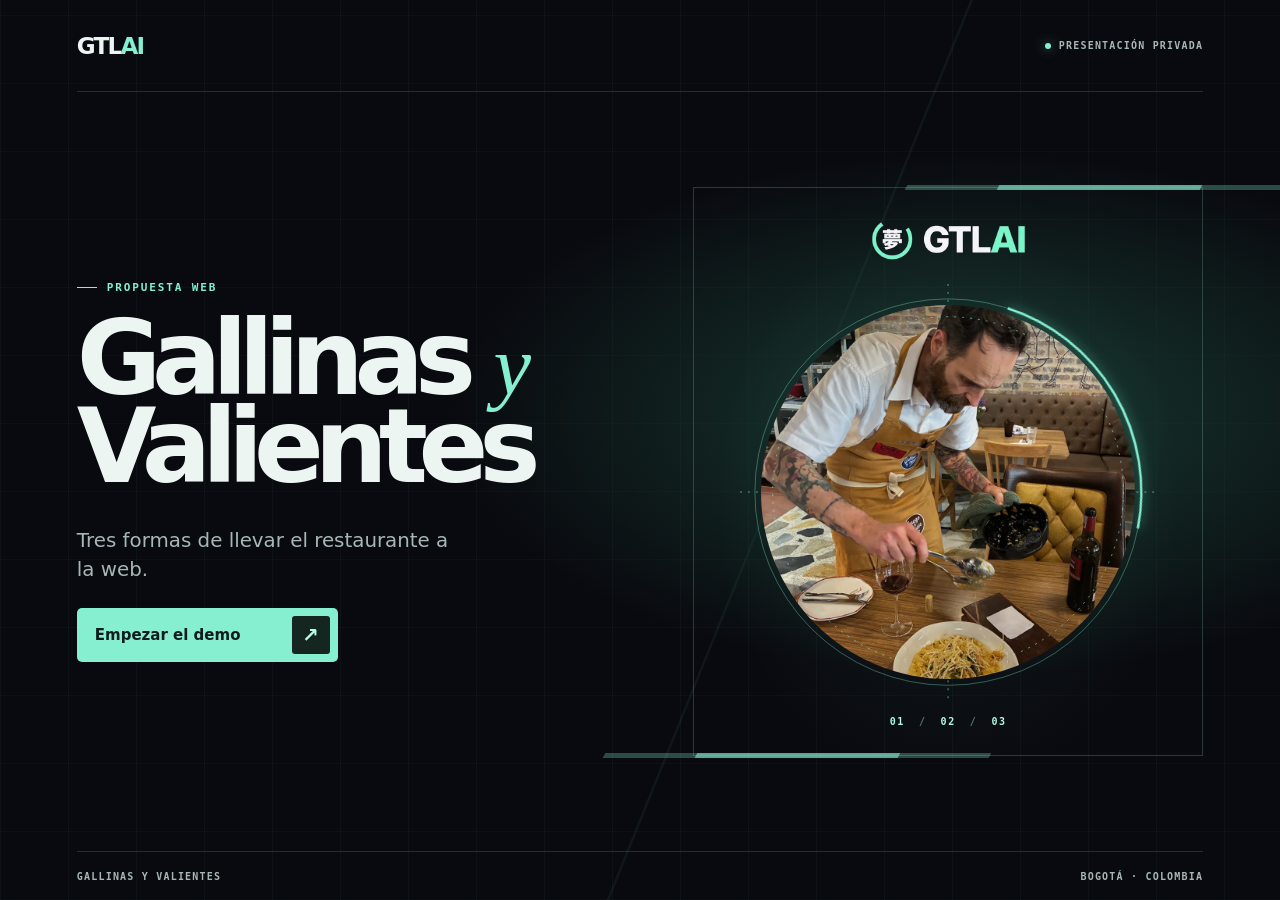
<file: index.html>
<!doctype html>
<html lang="es-CO">
<head>
<meta charset="utf-8">
<meta name="viewport" content="width=device-width, initial-scale=1">
<meta name="robots" content="noindex, nofollow">
<title>Gallinas y Valientes · Presentación por GTL AI</title>
<style>
  *{box-sizing:border-box}
  html,body{height:100%;margin:0;background:#1c1214;color:#fff7ea}
  .hub{height:100%;height:100dvh;display:grid;grid-template-rows:auto minmax(0,1fr)}
  .mast{padding:4px 12px;border-bottom:1px solid #ffffff20}
  .switch{display:flex;justify-content:center;gap:6px}
  .switch button{
    appearance:none;cursor:pointer;display:grid;place-items:center;
    min-width:44px;height:44px;padding:0 9px;border:0;border-radius:6px;
    background:transparent;color:#e6d5cd;font:650 13px/1 system-ui,sans-serif;
    font-variant-numeric:tabular-nums;letter-spacing:.06em;
  }
  .switch button:hover{background:#ffffff12;color:#fff7ea}
  .switch button[aria-selected="true"]{background:#fff7ea;color:#1c1214}
  .switch button:focus-visible{outline:2px solid #ffcf77;outline-offset:1px}
  .stage{position:relative;min-height:0;background:#111}
  .stage iframe{position:absolute;inset:0;width:100%;height:100%;border:0;background:#111;display:none}
  .stage iframe.is-on{display:block}
</style>
<link rel="stylesheet" href="welcome.css">
</head>
<body>
<section class="welcome" id="bienvenida" aria-labelledby="welcome-title">
  <div class="welcome-field" aria-hidden="true"></div>
  <header class="welcome-top">
    <span class="brand-word">GTL<span>AI</span></span>
    <span class="private-tag"><i></i> Presentación privada</span>
  </header>
  <div class="welcome-main">
    <div class="welcome-copy">
      <p class="welcome-kicker"><span></span> Propuesta web</p>
      <h1 id="welcome-title">Gallinas <em>y</em><br>Valientes</h1>
      <p class="welcome-description">Tres formas de llevar el restaurante a la web.</p>
      <a class="start-demo" id="empezar-demo" href="01-mesa-ab/index.html">Empezar el demo <span aria-hidden="true">↗</span></a>
      <noscript><p class="plain-links"><a href="02-del-gesto-a-la-mesa/index.html">Demo 02</a> · <a href="03-desde-la-mesa/index.html">Demo 03</a></p></noscript>
    </div>
    <figure class="welcome-visual" aria-hidden="true">
      <div class="portal-shell">
        <div class="portal-rails"></div>
        <div class="portal-mark">
          <video id="brand-film" muted playsinline preload="none" poster="intro-assets/logo-poster.webp" disablepictureinpicture tabindex="-1">
            <source src="intro-assets/logo-intro.mp4" type="video/mp4">
          </video>
        </div>
        <div class="portal-window" id="demo-aperture">
          <img src="01-mesa-ab/assets/04-960.webp" alt="" width="960" height="1280" fetchpriority="high" decoding="async">
          <span class="photo-shade"></span>
          <svg class="portal-drawing" viewBox="0 0 420 420" fill="none">
            <circle class="orbit-base" cx="210" cy="210" r="195"/>
            <circle class="orbit-trace" cx="210" cy="210" r="195" pathLength="100"/>
            <circle class="orbit-inner" cx="210" cy="210" r="177"/>
            <path class="orbit-inner" d="M210 0v20m0 380v20M0 210h20m380 0h20"/>
          </svg>
        </div>
        <div class="portal-index"><span>01</span><span>02</span><span>03</span></div>
      </div>
    </figure>
  </div>
  <footer class="welcome-footer"><span>Gallinas y Valientes</span><span>Bogotá · Colombia</span></footer>
</section>
<div class="reveal-ring" aria-hidden="true"></div>

<main class="hub" aria-label="Demos de Gallinas y Valientes" hidden>
  <header class="mast">
    <div class="switch" role="tablist" aria-label="Elegir demo">
      <button type="button" role="tab" id="tab-01" data-demo="01" aria-controls="frame-01" aria-selected="true" aria-label="01 · Mesa A/B">01</button>
      <button type="button" role="tab" id="tab-02" data-demo="02" aria-controls="frame-02" aria-selected="false" aria-label="02 · Del gesto a la mesa" tabindex="-1">02</button>
      <button type="button" role="tab" id="tab-03" data-demo="03" aria-controls="frame-03" aria-selected="false" aria-label="03 · Desde la mesa" tabindex="-1">03</button>
    </div>
  </header>
  <div class="stage">
    <iframe class="is-on" id="frame-01" title="Mesa A/B" data-src="01-mesa-ab/index.html"></iframe>
    <iframe id="frame-02" title="Del gesto a la mesa" data-src="02-del-gesto-a-la-mesa/index.html"></iframe>
    <iframe id="frame-03" title="Desde la mesa" data-src="03-desde-la-mesa/index.html"></iframe>
  </div>
</main>
<script src="welcome.js" defer></script>
</body>
</html>
</file>
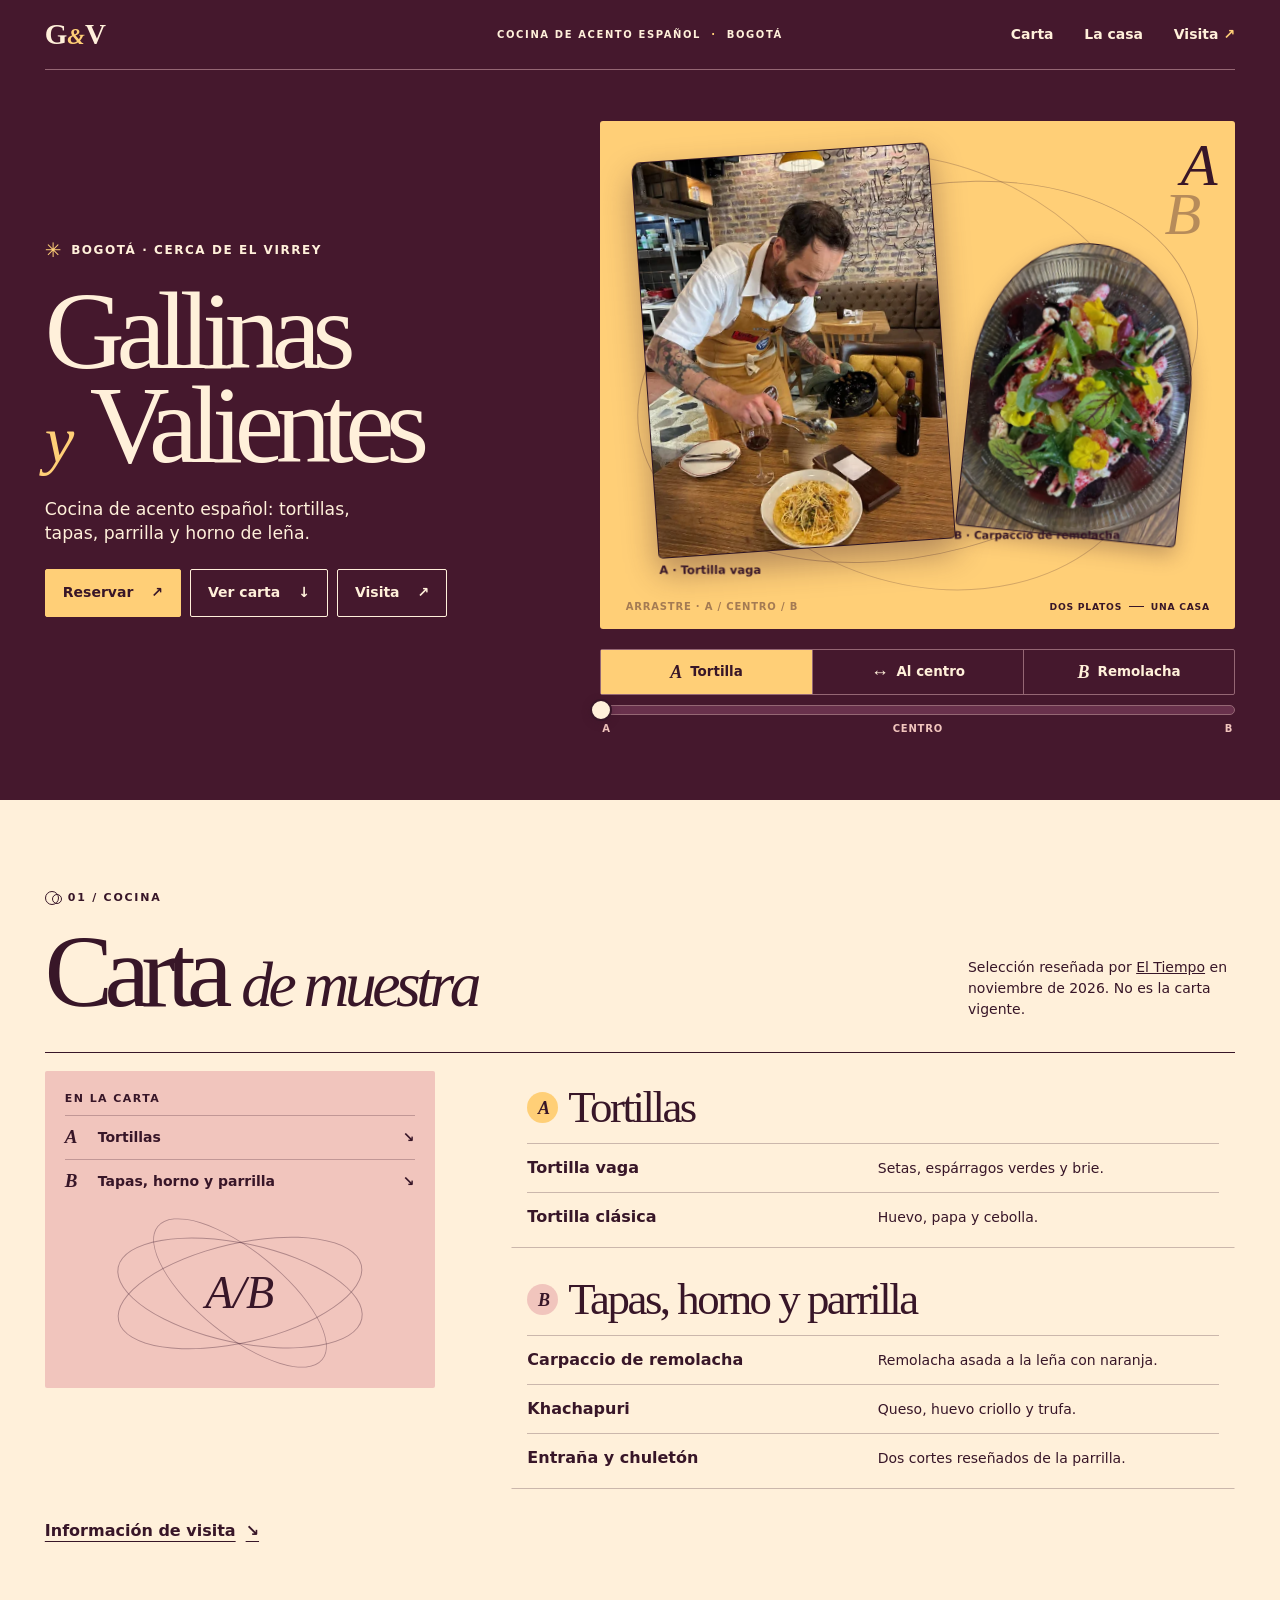
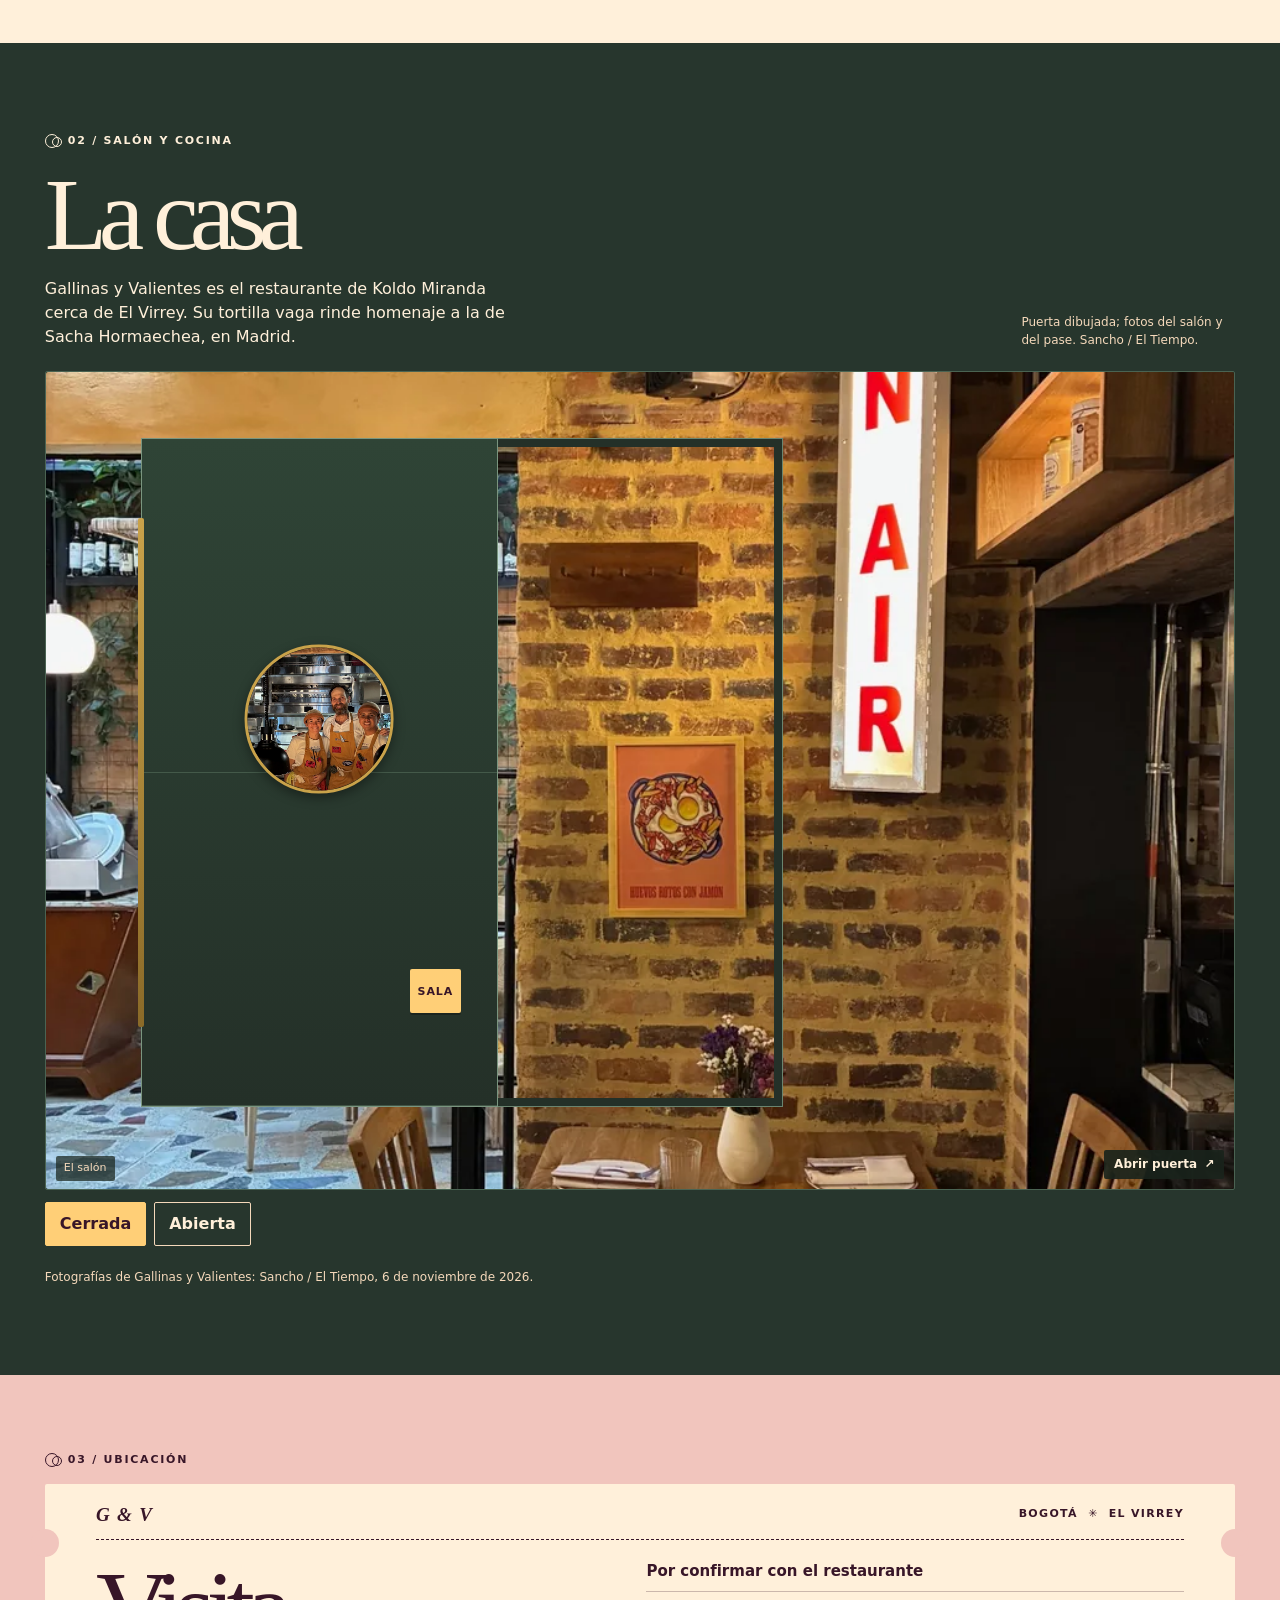
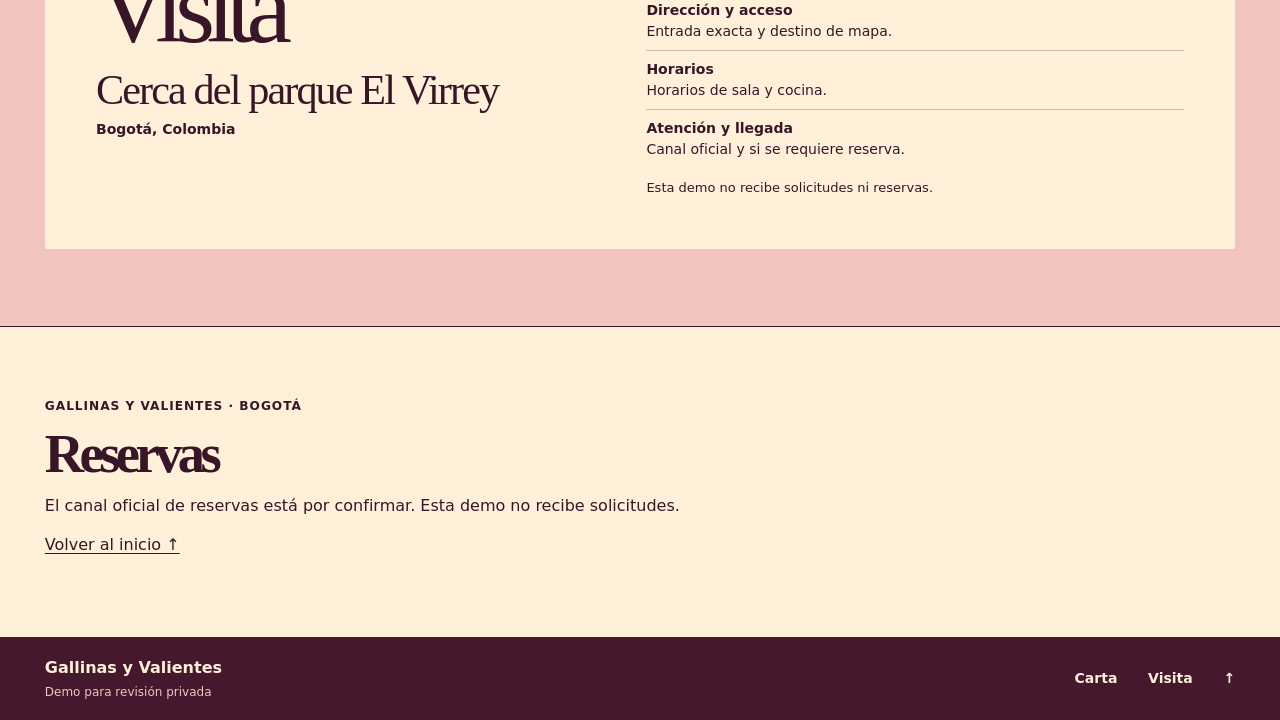
<file: 01-mesa-ab/index.html>
<!doctype html>
<html lang="es-CO">
<head>
<meta charset="utf-8">
<meta name="viewport" content="width=device-width,initial-scale=1">
<meta name="robots" content="noindex,nofollow">
<meta name="description" content="Gallinas y Valientes, cocina de acento español cerca de El Virrey, Bogotá. Demo privada con carta de muestra.">
<title>Gallinas y Valientes · La mesa A/B</title>
<link rel="stylesheet" href="style.css">
</head>
<body id="inicio">
<a class="skip" href="#contenido">Saltar al contenido</a>
<header class="mast"><div class="wrap top">
<a href="#inicio" class="brand" aria-label="Gallinas y Valientes, inicio">G<span>&amp;</span>V</a>
<span class="edition">COCINA DE ACENTO ESPAÑOL <b>·</b> BOGOTÁ</span>
<nav aria-label="Principal"><a href="#carta">Carta</a><a href="#casa">La casa</a><a class="nav-visit" href="#visita">Visita <span aria-hidden="true">↗</span></a></nav>
</div></header>
<main id="contenido" tabindex="-1">
<section class="hero" id="portada" aria-labelledby="nombre" data-focus="tortilla" data-p="0">
<div class="wrap opening">
<div class="intro">
<p class="eyebrow"><span class="cross" aria-hidden="true">✳</span> Bogotá · Cerca de El Virrey</p>
<h1 id="nombre"><span>Gallinas</span><span><em>y</em> Valientes</span></h1>
<p class="lead">Cocina de acento español: tortillas, tapas, parrilla y horno de leña.</p>
<div class="actions"><a class="button filled reserve-cta" href="#reservas" data-booking-link>Reservar <span aria-hidden="true">↗</span></a><a class="button" href="#carta">Ver carta <span aria-hidden="true">↓</span></a><a class="button" href="#visita">Visita <span aria-hidden="true">↗</span></a></div>
</div>
<div class="counter">
<div class="stage" id="platos" aria-label="Mesa editorial: arrastre o use los controles A, centro y B" tabindex="0">
<svg class="tabletop" viewBox="0 0 640 500" aria-hidden="true">
  <ellipse class="orbit-a" cx="320" cy="247" rx="300" ry="191" transform="rotate(-15 320 247)" fill="none" stroke="currentColor" stroke-width="1" opacity=".28"/>
  <ellipse class="orbit-b" cx="320" cy="247" rx="267" ry="218" transform="rotate(27 320 247)" fill="none" stroke="currentColor" stroke-width="1" opacity=".22"/>
  <ellipse class="placemat" cx="220" cy="260" rx="118" ry="78" fill="none" stroke="currentColor" stroke-width="1.2" opacity=".35"/>
  <g class="cutlery" stroke="currentColor" stroke-width="1.4" fill="none" opacity=".4">
    <path class="fork" d="M92 168v88M86 168v28M98 168v28"/>
    <path class="knife" d="M548 170l8 90M552 170v40"/>
  </g>
  <path class="seam" d="M0 250H640" stroke="currentColor" stroke-width="1" opacity="0" stroke-dasharray="6 8"/>
</svg>
<div class="stage-tag" aria-hidden="true"><span class="tag-a">A</span><span class="tag-b">B</span></div>
<div class="mid-label" aria-live="polite" hidden>Al centro de la mesa</div>
<figure class="plate tortilla" data-plate="tortilla" role="button" tabindex="0" aria-label="Traer al frente: Tortilla vaga">
  <div class="plate-frame"><img src="assets/04-480.webp" srcset="assets/04-480.webp 480w, assets/04-960.webp 960w" sizes="(max-width: 760px) 55vw, 32vw" width="480" height="640" fetchpriority="high" alt="Acabado de una tortilla en un plato sobre una mesa de madera."></div>
  <figcaption>A · Tortilla vaga</figcaption>
</figure>
<figure class="plate remolacha" data-plate="remolacha" role="button" tabindex="0" aria-label="Traer al frente: Carpaccio de remolacha">
  <div class="plate-frame"><img src="assets/03-480.webp" srcset="assets/03-480.webp 480w, assets/03-960.webp 960w" sizes="(max-width: 760px) 55vw, 32vw" width="480" height="640" alt="Carpaccio de remolacha con naranja y hojas verdes, visto desde arriba."></div>
  <figcaption>B · Carpaccio de remolacha</figcaption>
</figure>
<span class="stage-ref" aria-hidden="true">DOS PLATOS <i></i> UNA CASA</span>
<div class="stage-hint" aria-hidden="true">Arrastre · A / centro / B</div>
</div>
<div class="mesa-controls">
  <div class="switch" role="group" aria-label="Cambiar el plato en primer plano">
    <button type="button" data-plate="tortilla" data-p="0" aria-pressed="true" aria-controls="platos"><b>A</b> Tortilla</button>
    <button type="button" data-plate="centro" data-p="0.5" aria-pressed="false" aria-controls="platos"><b>↔</b> Al centro</button>
    <button type="button" data-plate="remolacha" data-p="1" aria-pressed="false" aria-controls="platos"><b>B</b> Remolacha</button>
  </div>
  <div class="rail" role="slider" aria-valuemin="0" aria-valuemax="100" aria-valuenow="0" aria-valuetext="Tortilla vaga en primer plano" aria-label="Progreso de la mesa A a B" tabindex="0">
    <div class="rail-track"><span class="rail-fill"></span><span class="rail-thumb"></span></div>
    <div class="rail-marks" aria-hidden="true"><span>A</span><span>centro</span><span>B</span></div>
  </div>
</div>
</div>
</div>
</section>
<!-- Punto único de edición de CARTA Y VISITA: actualizar el HTML de ambas secciones. -->
<section class="menu" id="carta" tabindex="-1" aria-labelledby="carta-titulo" data-status="muestra-no-vigente" data-source="Sancho / El Tiempo / 2026-11-06">
<div class="wrap">
<div class="section-rule"><span class="mark" aria-hidden="true"></span><span>01 / Cocina</span></div>
<div class="menu-head"><h2 id="carta-titulo">Carta <em>de muestra</em></h2><p>Selección reseñada por <a href="https://www.eltiempo.com/cultura/gastronomia/gallinas-y-valientes-la-nueva-propuesta-gastronomica-del-chef-espanol-koldo-miranda-en-el-norte-de-bogota-3598864">El Tiempo</a> en noviembre de 2026. No es la carta vigente.</p></div>
<div class="menu-spread"><aside class="menu-index"><p>En la carta</p><nav aria-label="Familias de la carta"><a href="#tortillas" data-family="a"><b>A</b> Tortillas <span aria-hidden="true">↘</span></a><a href="#tapas" data-family="b"><b>B</b> Tapas, horno y parrilla <span aria-hidden="true">↘</span></a></nav><div class="index-art" aria-hidden="true"><i></i><i></i><i></i><b>A/B</b></div></aside><div class="menu-grid">
<section id="tortillas" tabindex="-1" class="menu-side" aria-labelledby="tortillas-titulo"><h3 id="tortillas-titulo"><span class="plate-id" aria-hidden="true">A</span> Tortillas</h3>
<dl class="items"><div><dt>Tortilla vaga</dt><dd>Setas, espárragos verdes y brie.</dd></div><div><dt>Tortilla clásica</dt><dd>Huevo, papa y cebolla.</dd></div></dl></section>
<section id="tapas" tabindex="-1" class="menu-side" aria-labelledby="tapas-titulo"><h3 id="tapas-titulo"><span class="plate-id b" aria-hidden="true">B</span> Tapas, horno y parrilla</h3>
<dl class="items"><div><dt>Carpaccio de remolacha</dt><dd>Remolacha asada a la leña con naranja.</dd></div><div><dt>Khachapuri</dt><dd>Queso, huevo criollo y trufa.</dd></div><div><dt>Entraña y chuletón</dt><dd>Dos cortes reseñados de la parrilla.</dd></div></dl></section>
</div></div>
<a href="#visita" class="text-action">Información de visita <span aria-hidden="true">↘</span></a>
</div></section>

<section class="house" id="casa" tabindex="-1" aria-labelledby="casa-titulo"><div class="wrap">
<div class="section-rule"><span class="mark" aria-hidden="true"></span><span>02 / Salón y cocina</span></div>
<div class="house-head-row">
  <div>
    <h2 id="casa-titulo">La casa</h2>
    <p class="house-lead">Gallinas y Valientes es el restaurante de Koldo Miranda cerca de El Virrey. Su tortilla vaga rinde homenaje a la de Sacha Hormaechea, en Madrid.</p>
  </div>
  <p class="door-note">Puerta dibujada; fotos del salón y del pase. Sancho / El Tiempo.</p>
</div>

<div class="puerta-scene" id="puerta" data-door-state="closed">
  <div class="puerta-frame" id="puerta-escena">
    <figure class="puerta-room">
      <img src="assets/02-480.webp" srcset="assets/02-480.webp 480w, assets/02-960.webp 960w" sizes="(max-width: 760px) 92vw, 70vw" width="480" height="640" loading="lazy" alt="Mesa puesta junto a un muro de ladrillo; al fondo, un pasillo y más mesas.">
      <figcaption>El salón</figcaption>
    </figure>
    <div class="puerta-light" aria-hidden="true"></div>
    <div class="puerta-doorway" aria-hidden="true"></div>
    <div class="puerta-leaf" aria-hidden="true">
      <div class="puerta-face puerta-face-front">
        <span class="puerta-panel"></span>
        <span class="puerta-panel"></span>
        <span class="porthole"><span class="porthole-glass"><img src="assets/01-480.webp" srcset="assets/01-480.webp 480w, assets/01-960.webp 960w" width="480" height="392" alt="" loading="lazy" decoding="async"></span></span>
        <span class="push-plate">SALA</span>
      </div>
      <span class="puerta-hinge" aria-hidden="true"></span>
    </div>
    <figure class="puerta-pass" id="puerta-pase" aria-hidden="true">
      <img src="assets/01-480.webp" srcset="assets/01-480.webp 480w, assets/01-960.webp 960w" sizes="(max-width: 760px) 60vw, 40vw" width="480" height="392" loading="lazy" alt="El equipo posa frente al pase de cocina, con delantales ocres.">
      <figcaption>El pase</figcaption>
    </figure>
    <button type="button" class="puerta-toggle" aria-label="Puerta entre el salón y el pase" aria-expanded="false" aria-controls="puerta-pase" hidden>
      <span aria-hidden="true">Abrir puerta <b>↗</b></span>
    </button>
  </div>
  <div class="puerta-controls" role="group" aria-label="Estado de la puerta" hidden>
    <button type="button" data-door="closed" aria-pressed="true" aria-controls="puerta-escena">Cerrada</button>
    <button type="button" data-door="open" aria-pressed="false" aria-controls="puerta-escena">Abierta</button>
  </div>
</div>
<p class="credits">Fotografías de Gallinas y Valientes: Sancho / El Tiempo, 6 de noviembre de 2026.</p>
</div></section>

<section class="visit" id="visita" tabindex="-1" aria-labelledby="visita-titulo"><div class="wrap">
<div class="section-rule"><span class="mark" aria-hidden="true"></span><span>03 / Ubicación</span></div>
<div class="visit-grid"><div class="ticket-top" aria-hidden="true"><span>G &amp; V</span><span>BOGOTÁ <b>✳</b> EL VIRREY</span></div><div><h2 id="visita-titulo">Visita</h2><p class="location" data-status="documentado-zona" data-source="Sancho / El Tiempo / 2026-11-06">Cerca del parque El Virrey<br><span>Bogotá, Colombia</span></p></div>
<div class="visit-info"><h3>Por confirmar con el restaurante</h3><dl><div data-status="pendiente" data-source="equipo del restaurante, sin confirmación"><dt>Dirección y acceso</dt><dd>Entrada exacta y destino de mapa.</dd></div><div data-status="pendiente" data-source="equipo del restaurante, sin confirmación"><dt>Horarios</dt><dd>Horarios de sala y cocina.</dd></div><div data-status="pendiente" data-source="equipo del restaurante, sin confirmación"><dt>Atención y llegada</dt><dd>Canal oficial y si se requiere reserva.</dd></div></dl><p>Esta demo no recibe solicitudes ni reservas.</p></div></div>
</div></section>
<section id="reservas" class="reservation-info" tabindex="-1" aria-labelledby="reservas-titulo">
  <div class="wrap">
    <p class="reservation-kicker">Gallinas y Valientes · Bogotá</p>
    <h2 id="reservas-titulo">Reservas</h2>
    <p data-booking-status>El canal oficial de reservas está por confirmar. Esta demo no recibe solicitudes.</p>
    <p><a class="reservation-back" href="#inicio">Volver al inicio ↑</a></p>
  </div>
</section>
</main>
<footer><div class="wrap foot"><div><strong>Gallinas y Valientes</strong><p>Demo para revisión privada</p></div><nav aria-label="Enlaces de cierre"><a href="#carta">Carta</a><a href="#visita">Visita</a><a href="#inicio" aria-label="Volver al inicio">↑</a></nav></div></footer>
<script src="gyv-motion.js" defer></script>
<script src="ui.js" defer></script>
<script src="puerta.js" defer></script>
<script src="../reservas.js" defer></script>
</body></html>
</file>
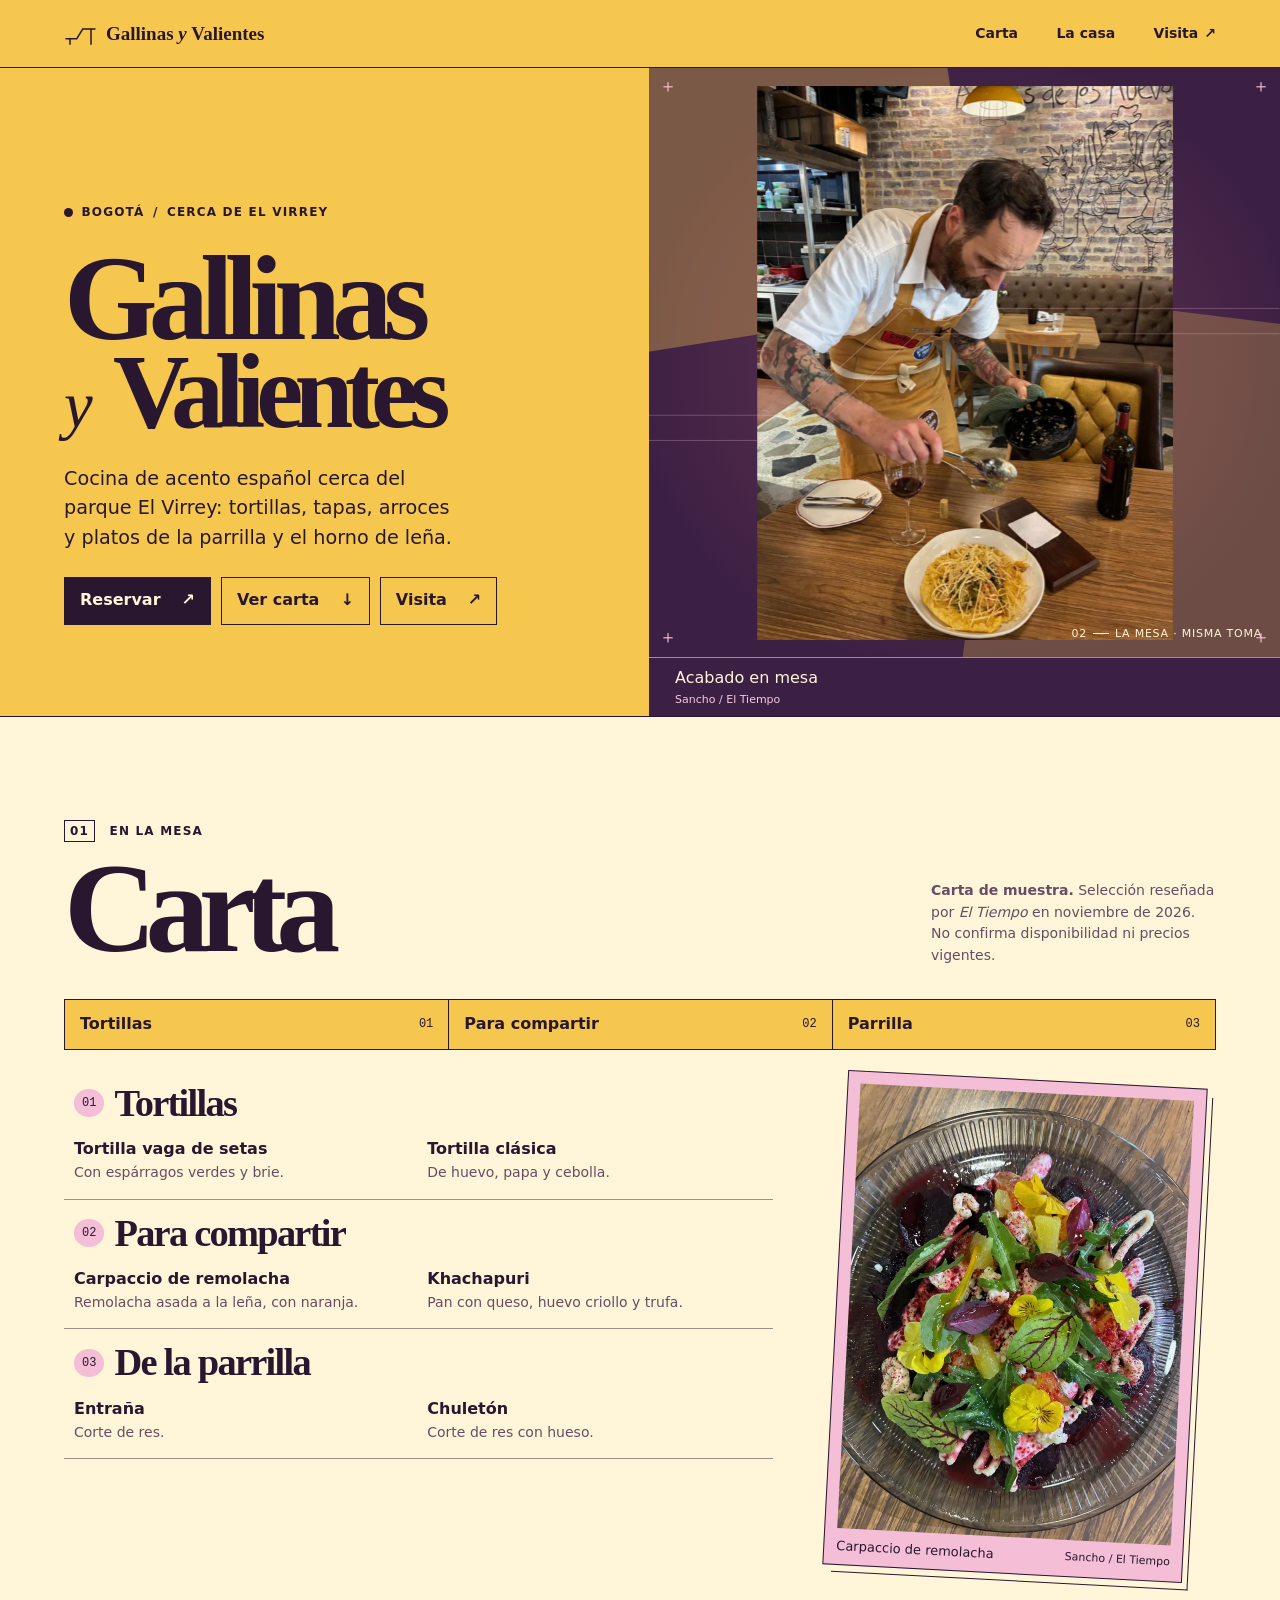
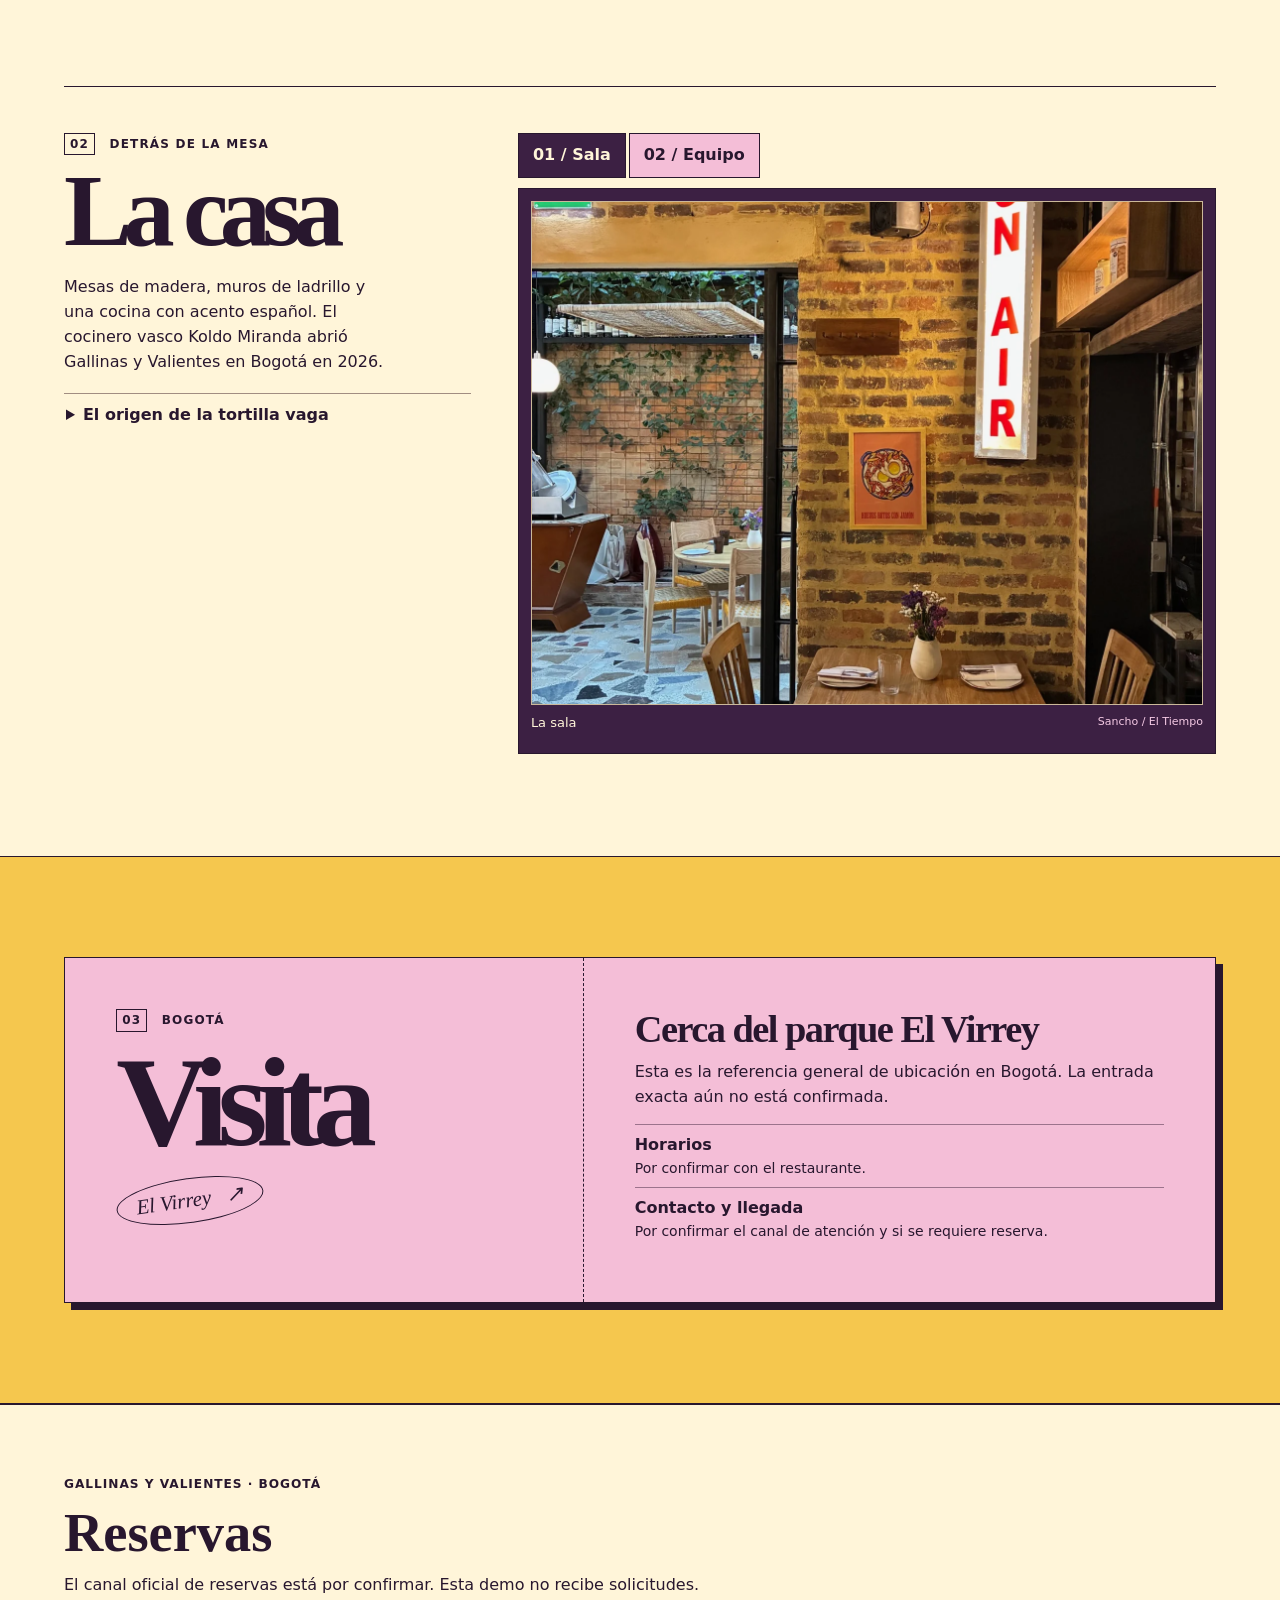
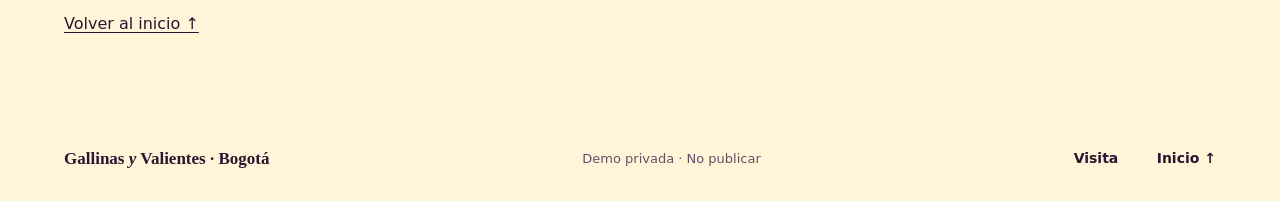
<file: 02-del-gesto-a-la-mesa/index.html>
<!doctype html>
<html lang="es-CO" id="inicio">
<head>
<meta charset="utf-8"><meta name="viewport" content="width=device-width, initial-scale=1">
<meta name="robots" content="noindex,nofollow,noarchive"><meta name="theme-color" content="#f5c74e">
<meta name="description" content="Gallinas y Valientes: cocina de acento español cerca de El Virrey, Bogotá. Carta de muestra y referencias de visita.">
<title>Gallinas y Valientes · Del gesto a la mesa</title>
<link rel="stylesheet" href="design.css">
</head>
<body>
<a class="skip" href="#contenido">Saltar al contenido</a>
<header class="site-head">
  <div class="wrap bar">
    <a class="brand" href="#inicio" aria-label="Gallinas y Valientes, inicio"><svg class="pass" viewBox="0 0 44 36" aria-hidden="true"><path d="M2 25H17L25 12H42M8 25v8M36 12v21"/></svg><span>Gallinas <i>y</i> Valientes</span></a>
    <nav aria-label="Navegación principal"><a href="#carta">Carta</a><a href="#casa">La casa</a><a href="#visita">Visita <span aria-hidden="true">↗</span></a></nav>
  </div>
</header>
<main id="contenido">
<section class="hero" aria-labelledby="nombre">
  <div class="lead">
    <p class="label locality"><span class="dot" aria-hidden="true"></span> Bogotá <span class="split" aria-hidden="true">/</span> Cerca de El Virrey</p>
    <h1 id="nombre">Gallinas <span><i>y</i> Valientes</span></h1>
    <p class="lead-copy">Cocina de acento español cerca del parque El Virrey: tortillas, tapas, arroces y platos de la parrilla y el horno de leña.</p>
    <div class="actions"><a class="button primary reserve-cta" href="#reservas" data-booking-link>Reservar <span aria-hidden="true">↗</span></a><a class="button" href="#carta">Ver carta <span aria-hidden="true">↓</span></a><a class="button secondary" href="#visita">Visita <span aria-hidden="true">↗</span></a></div>
  </div>
  <figure class="hero-scene">
    <div class="photo-frame" id="encuadre">
      <div class="paper-stack" aria-hidden="true">
        <div class="paper-piece paper-tl"></div>
        <div class="paper-piece paper-br"></div>
      </div>
      <div class="frame-annotation" aria-hidden="true"><span class="ann-a">01 <b></b> El gesto</span><span class="ann-b">02 <b></b> La mesa · misma toma</span></div>
      <svg class="hero-line" viewBox="0 0 400 420" preserveAspectRatio="none" aria-hidden="true"><path d="M0 323H88L162 247H400M0 341H96L170 265H400"/></svg>
      <div class="photo-wrap">
        <img class="photo-main" src="assets/acabado.webp" srcset="assets/acabado-640.webp 640w, assets/acabado.webp 1350w" sizes="(max-width: 700px) 94vw, 50vw" width="1350" height="1800" fetchpriority="high" alt="Un cocinero sostiene un utensilio sobre una mesa de madera. La tortilla está en primer plano y al fondo se ve la sala de ladrillo.">
      </div>
      <div class="reg-marks" aria-hidden="true">
        <span class="reg r1">＋</span><span class="reg r2">＋</span><span class="reg r3">＋</span><span class="reg r4">＋</span>
        <span class="reg-half h1">＋</span><span class="reg-half h2">＋</span>
      </div>
      <div class="cut-edge cut-edge-tl" aria-hidden="true"></div>
      <div class="cut-edge cut-edge-br" aria-hidden="true"></div>
    </div>
    <figcaption>
      <span>Acabado en mesa <small>Sancho / El Tiempo</small></span>
    </figcaption>
  </figure>
</section>

<section class="menu" id="carta" aria-labelledby="carta-titulo">
  <div class="wrap menu-layout">
    <div class="menu-side">
      <p class="label chapter"><span aria-hidden="true">01</span> En la mesa</p>
      <h2 id="carta-titulo">Carta</h2>
      <p class="menu-note" id="carta-nota"><strong>Carta de muestra.</strong> Selección reseñada por <em>El Tiempo</em> en noviembre de 2026. No confirma disponibilidad ni precios vigentes.</p>
    </div>
    <nav class="menu-index" aria-label="Familias de la carta"><a href="#tortillas">Tortillas <span>01</span></a><a href="#para-compartir">Para compartir <span>02</span></a><a href="#parrilla">Parrilla <span>03</span></a></nav>
    <div class="menu-sheet" aria-describedby="carta-nota">
      <section aria-labelledby="tortillas"><h3 id="tortillas">Tortillas</h3><ul>
        <li><strong>Tortilla vaga de setas</strong><p>Con espárragos verdes y brie.</p></li>
        <li><strong>Tortilla clásica</strong><p>De huevo, papa y cebolla.</p></li>
      </ul></section>
      <section aria-labelledby="para-compartir"><h3 id="para-compartir">Para compartir</h3><ul>
        <li><strong>Carpaccio de remolacha</strong><p>Remolacha asada a la leña, con naranja.</p></li>
        <li><strong>Khachapuri</strong><p>Pan con queso, huevo criollo y trufa.</p></li>
      </ul></section>
      <section aria-labelledby="parrilla"><h3 id="parrilla">De la parrilla</h3><ul>
        <li><strong>Entraña</strong><p>Corte de res.</p></li>
        <li><strong>Chuletón</strong><p>Corte de res con hueso.</p></li>
      </ul></section>
    </div>
    <figure class="menu-photo"><img src="assets/carpaccio.webp" srcset="assets/carpaccio-640.webp 640w, assets/carpaccio.webp 1350w" sizes="(max-width: 700px) 50vw, 360px" width="1350" height="1800" loading="lazy" decoding="async" alt="Láminas de remolacha con naranja y hojas sobre un plato oscuro."><figcaption><span>Carpaccio de remolacha</span><small>Sancho / El Tiempo</small></figcaption></figure>
  </div>
</section>

<section class="house wrap" id="casa" aria-labelledby="casa-titulo">
  <div class="house-intro">
    <p class="label chapter"><span aria-hidden="true">02</span> Detrás de la mesa</p>
    <h2 id="casa-titulo">La casa</h2>
    <p>Mesas de madera, muros de ladrillo y una cocina con acento español. El cocinero vasco Koldo Miranda abrió Gallinas y Valientes en Bogotá en 2026.</p>
    <details><summary>El origen de la tortilla vaga</summary><p>Gallinas y Valientes rinde homenaje a la tortilla vaga de Sacha Hormaechea. En Madrid, Sacha la cuaja por debajo sin voltearla. La foto de apertura registra un acabado en mesa en Bogotá, no una forma de servicio garantizada.</p></details>
  </div>

  <div class="tintas" id="tintas">
    <div class="house-controls tintas-head" role="group" aria-label="Fotografías de La casa" hidden>
      <button type="button" aria-pressed="true" data-house="room" aria-controls="tintas-fotos">01 / Sala</button>
      <button type="button" aria-pressed="false" data-house="crew" aria-controls="tintas-fotos">02 / Equipo</button>
    </div>
    <div class="tintas-bed" id="tintas-fotos">
      <figure class="tintas-view" data-view="room">
        <div class="tintas-paper">
          <img src="assets/sala.webp" srcset="assets/sala-640.webp 640w, assets/sala.webp 1350w" sizes="(max-width: 700px) 90vw, 55vw" width="1350" height="1800" alt="Mesa de madera junto a un muro de ladrillo, con un paso abierto al fondo." decoding="async" fetchpriority="low">
        </div>
        <figcaption class="tintas-cap"><span>La sala</span><small>Sancho / El Tiempo</small></figcaption>
      </figure>
      <figure class="tintas-view" data-view="crew" hidden>
        <div class="tintas-paper">
          <img src="assets/equipo.webp" srcset="assets/equipo-640.webp 640w, assets/equipo.webp 1350w" sizes="(max-width: 700px) 90vw, 55vw" width="1350" height="1101" alt="Tres integrantes del equipo, con delantales ocres, junto al pase." decoding="async" fetchpriority="low">
        </div>
        <figcaption class="tintas-cap"><span>El equipo</span><small>Sancho / El Tiempo</small></figcaption>
      </figure>
    </div>
  </div>
</section>

<section class="visit" id="visita" aria-labelledby="visita-titulo">
  <div class="wrap visit-layout">
    <div><p class="label chapter"><span aria-hidden="true">03</span> Bogotá</p><h2 id="visita-titulo">Visita</h2><div class="visit-mark" aria-hidden="true">El Virrey <i>↗</i></div></div>
    <div class="visit-copy">
      <h3>Cerca del parque El Virrey</h3>
      <p>Esta es la referencia general de ubicación en Bogotá. La entrada exacta aún no está confirmada.</p>
      <dl><div><dt>Horarios</dt><dd>Por confirmar con el restaurante.</dd></div><div><dt>Contacto y llegada</dt><dd>Por confirmar el canal de atención y si se requiere reserva.</dd></div></dl>
    </div>
  </div>
</section>
<section id="reservas" class="reservation-info" tabindex="-1" aria-labelledby="reservas-titulo">
  <div class="wrap">
    <p class="reservation-kicker">Gallinas y Valientes · Bogotá</p>
    <h2 id="reservas-titulo">Reservas</h2>
    <p data-booking-status>El canal oficial de reservas está por confirmar. Esta demo no recibe solicitudes.</p>
    <p><a class="reservation-back" href="#inicio">Volver al inicio ↑</a></p>
  </div>
</section>
</main>
<footer><div class="wrap foot"><span>Gallinas <i>y</i> Valientes · Bogotá</span><span class="private">Demo privada · No publicar</span><nav aria-label="Enlaces al cierre"><a href="#visita">Visita</a><a href="#inicio">Inicio ↑</a></nav></div></footer>
<script src="gyv-motion.js" defer></script>
<script src="scene.js" defer></script>
<script src="tintas.js" defer></script>
<script src="../reservas.js" defer></script>
</body>
</html>
</file>
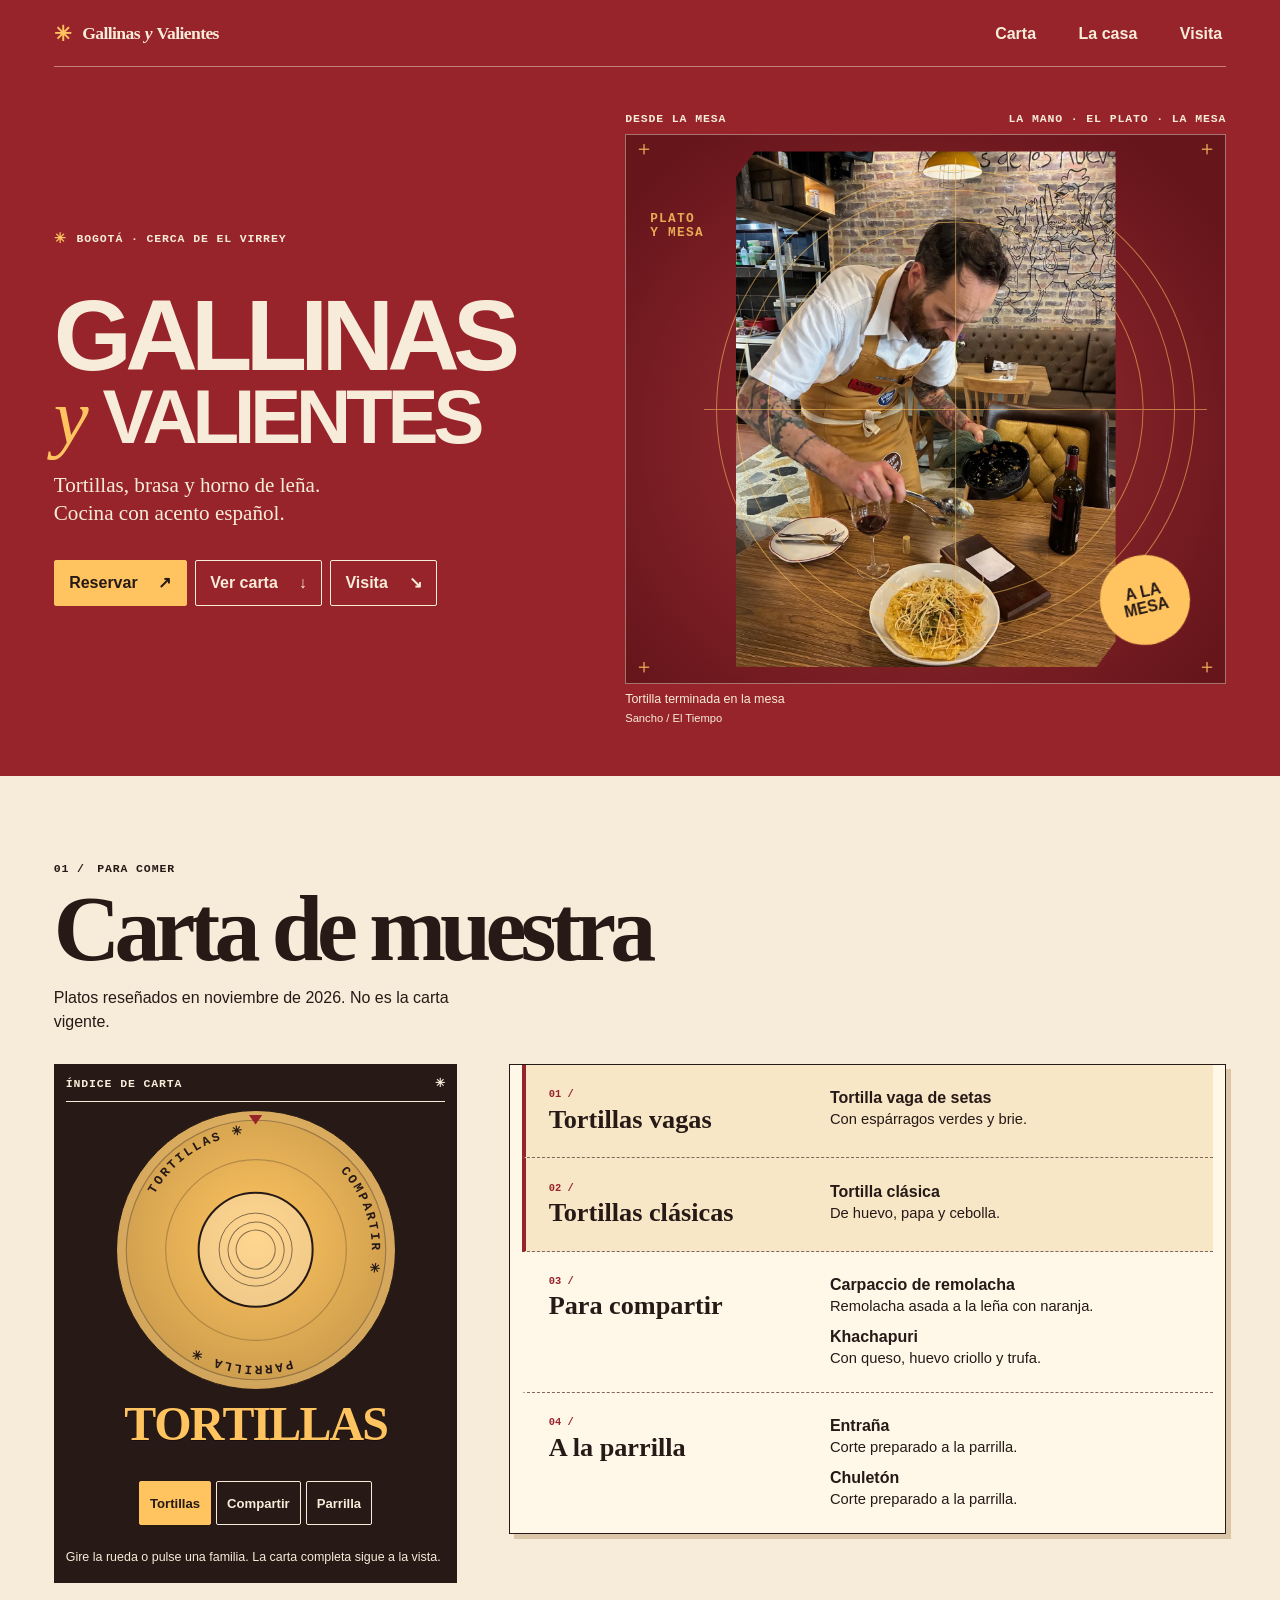
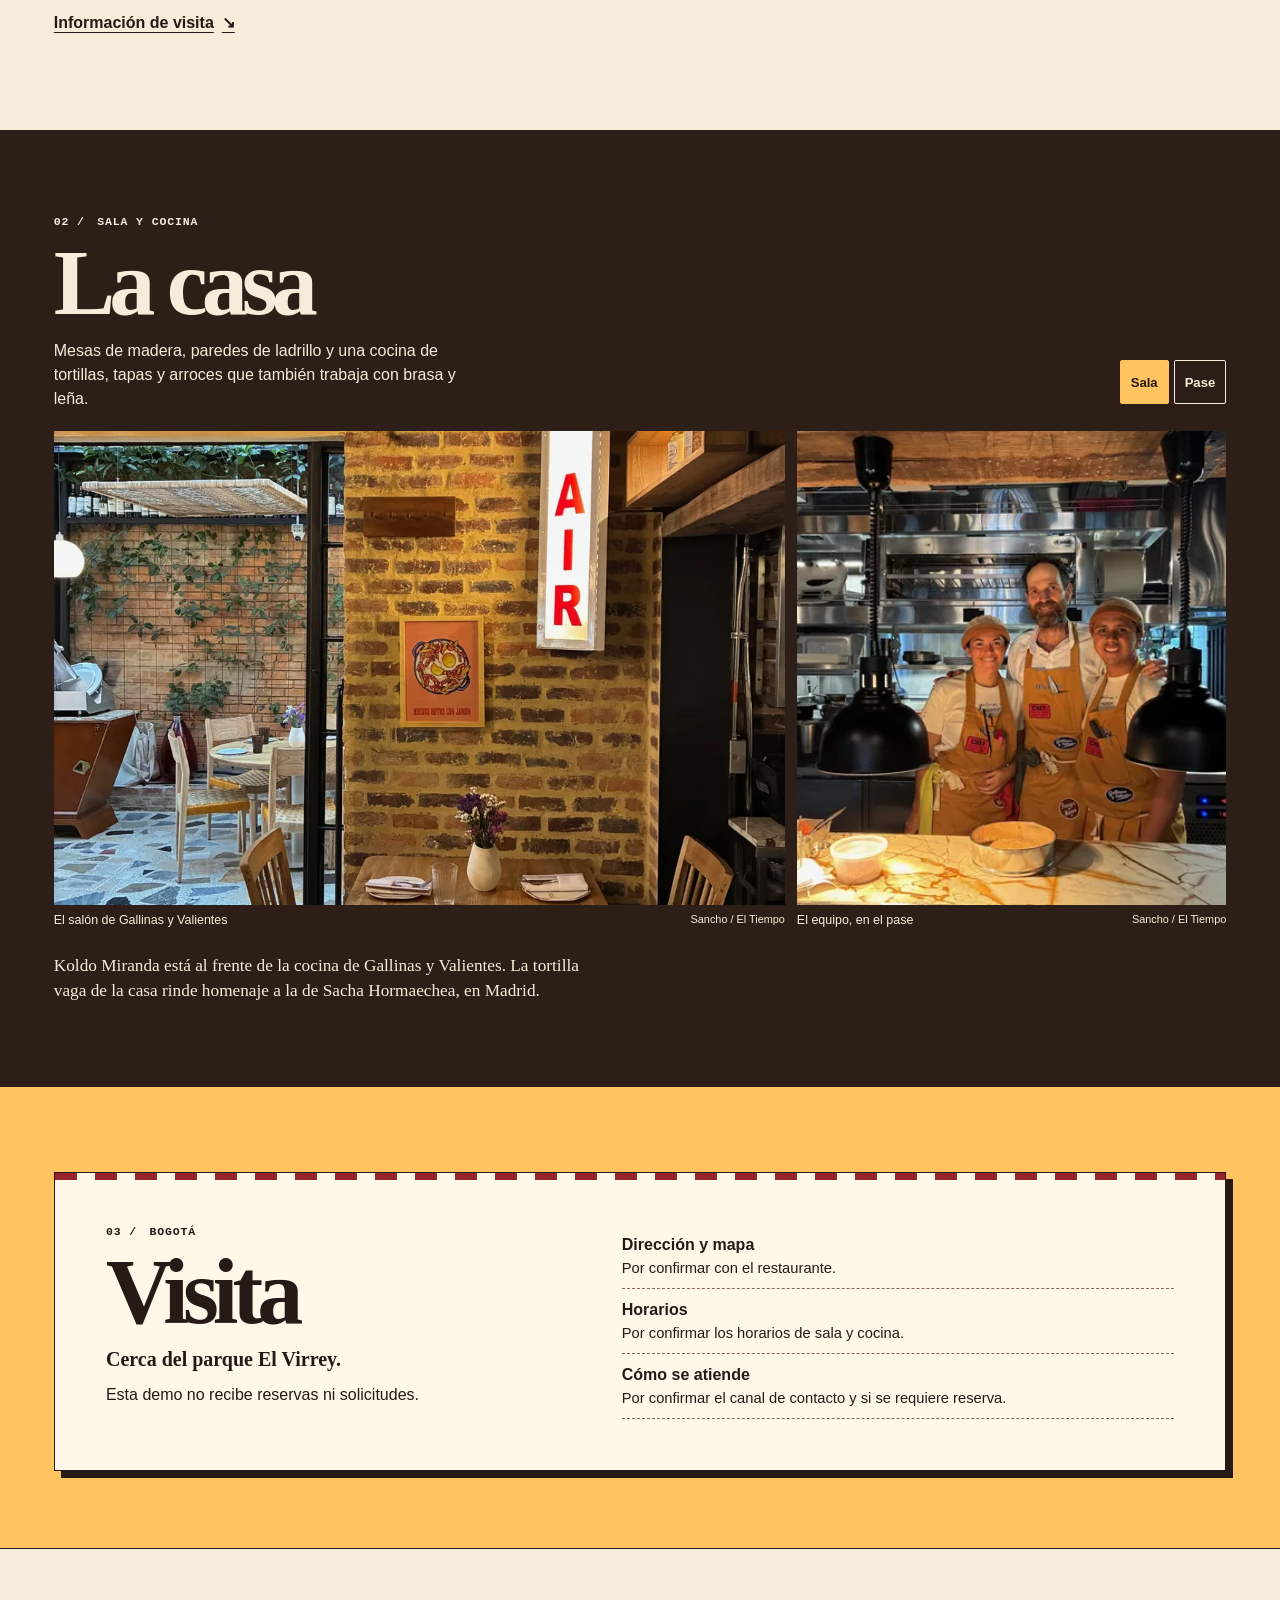
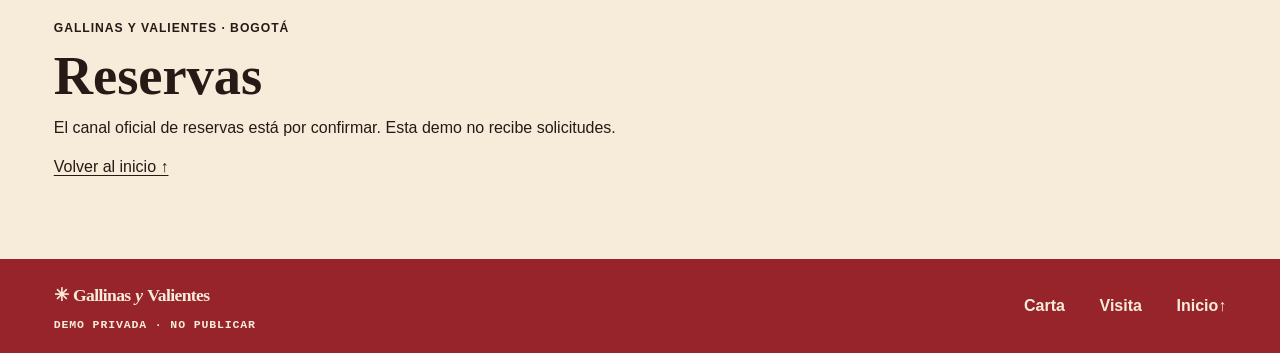
<file: 03-desde-la-mesa/index.html>
<!doctype html>
<html lang="es-CO">
<head>
<meta charset="utf-8">
<meta name="viewport" content="width=device-width, initial-scale=1">
<meta name="robots" content="noindex, nofollow">
<meta name="theme-color" content="#962429">
<meta name="description" content="Gallinas y Valientes: tortillas, brasa y horno de leña cerca de El Virrey, Bogotá. Demo privada con carta de muestra.">
<title>Gallinas y Valientes · Desde la mesa</title>
<link rel="stylesheet" href="estilos.css">
</head>
<body id="inicio">
<a class="skip" href="#contenido">Saltar al contenido</a>
<header class="masthead">
  <div class="wrap header-row">
    <a class="wordmark" href="#inicio"><span class="brand-mark" aria-hidden="true">✳</span> Gallinas <i>y</i> Valientes</a>
    <nav aria-label="Navegación principal"><a href="#carta">Carta</a><a href="#casa">La casa</a><a href="#visita">Visita</a></nav>
  </div>
</header>
<main id="contenido" tabindex="-1">
  <section class="hero" aria-labelledby="nombre">
    <div class="wrap hero-grid">
      <div class="hero-text">
        <p class="eyebrow hero-kicker"><span aria-hidden="true">✳</span> Bogotá · Cerca de El Virrey</p>
        <h1 id="nombre"><span>Gallinas</span><span><em>y</em> Valientes</span></h1>
        <p class="hero-lead">Tortillas, brasa y horno de leña. Cocina con acento español.</p>
        <div class="actions"><a class="button primary reserve-cta" href="#reservas" data-booking-link>Reservar <span aria-hidden="true">↗</span></a><a class="button" href="#carta">Ver carta <span aria-hidden="true">↓</span></a><a class="button secondary" href="#visita">Visita <span aria-hidden="true">↘</span></a></div>
      </div>
      <figure class="hero-figure">
        <div class="scene-top"><span>Desde la mesa</span><span>La mano · El plato · La mesa</span></div>
        <div class="scene" id="escena">
          <svg class="plate-lines" viewBox="0 0 400 400" aria-hidden="true"><circle cx="200" cy="200" r="190"/><circle cx="200" cy="200" r="174"/><circle cx="200" cy="200" r="149"/><path d="M200 0v400M0 200h400"/></svg>
          <div class="cam-stage">
            <div class="cam-rig">
                <img class="cam-photo" src="assets/tortilla-1160.webp" srcset="assets/tortilla-520.webp 520w, assets/tortilla-1160.webp 1160w" sizes="(max-width: 740px) calc(100vw - 36px), 52vw" width="1160" height="1547" alt="Un cocinero termina una tortilla inclinándose sobre la mesa, con el plato delante de él." fetchpriority="high">
            </div>
          </div>
          <span class="register r-tl" aria-hidden="true">＋</span>
          <span class="register r-tr" aria-hidden="true">＋</span>
          <span class="register r-bl" aria-hidden="true">＋</span>
          <span class="register r-br" aria-hidden="true">＋</span>
          <span class="scene-label" aria-hidden="true">PLATO<br>Y MESA</span>
          <span class="scene-stamp" aria-hidden="true">A LA<br>MESA</span>
          <div class="viewfinder" aria-hidden="true"></div>
        </div>
        <figcaption>
          <span>Tortilla terminada en la mesa <small>Sancho / El Tiempo</small></span>
        </figcaption>
      </figure>
    </div>
  </section>

  <section id="carta" class="menu section" tabindex="-1" aria-labelledby="titulo-carta">
    <div class="wrap">
      <p class="eyebrow section-id"><span aria-hidden="true">01 /</span> Para comer</p>
      <h2 id="titulo-carta">Carta de muestra</h2>
      <p class="section-intro">Platos reseñados en noviembre de 2026. No es la carta vigente.</p>
      <div class="menu-layout" data-family="tortillas">
        <div class="menu-lens">
          <div class="lens-top"><span>Índice de carta</span><span aria-hidden="true">✳</span></div>
          <div class="rueda" id="rueda" aria-label="Rueda de familias de la carta">
            <div class="rueda-disc" id="rueda-disc" role="slider" tabindex="0" aria-valuemin="0" aria-valuemax="2" aria-valuenow="0" aria-valuetext="Tortillas" aria-label="Gire la rueda de la carta" style="touch-action:none">
              <svg class="rueda-svg" viewBox="0 0 240 240" aria-hidden="true">
                <circle cx="120" cy="120" r="112" fill="none" stroke="currentColor" stroke-width="1" opacity=".35"/>
                <circle cx="120" cy="120" r="78" fill="none" stroke="currentColor" stroke-width="1" opacity=".25"/>
                <g class="rim-type" font-size="11" font-weight="700" letter-spacing="2">
                  <text class="rim-label" data-key="tortillas"><textPath href="#rim-path" startOffset="8%">TORTILLAS ✳</textPath></text>
                  <text class="rim-label" data-key="compartir"><textPath href="#rim-path" startOffset="38%">COMPARTIR ✳</textPath></text>
                  <text class="rim-label" data-key="parrilla"><textPath href="#rim-path" startOffset="70%">PARRILLA ✳</textPath></text>
                </g>
                <defs><path id="rim-path" d="M120,120 m-100,0 a100,100 0 1,1 200,0 a100,100 0 1,1 -200,0"/></defs>
              </svg>
              <div class="rueda-window" aria-hidden="true">
                <div class="motif motif-tortillas"><i></i><i></i><i></i></div>
                <div class="motif motif-compartir"><img src="assets/remolacha-520.webp" width="520" height="693" alt="" loading="lazy"></div>
                <div class="motif motif-parrilla"><span></span><span></span><span></span></div>
              </div>
              <div class="rueda-notch" aria-hidden="true"></div>
            </div>
            <div class="rueda-headline" aria-live="polite"><span class="peel-letter" data-i="0">T</span><span class="peel-letter" data-i="1">O</span><span class="peel-letter" data-i="2">R</span><span class="peel-letter" data-i="3">T</span><span class="peel-letter" data-i="4">I</span><span class="peel-letter" data-i="5">L</span><span class="peel-letter" data-i="6">L</span><span class="peel-letter" data-i="7">A</span><span class="peel-letter" data-i="8">S</span></div>
            <div class="lens-controls" role="group" aria-label="Familia de la carta">
              <button type="button" data-key="tortillas" aria-pressed="true">Tortillas</button>
              <button type="button" data-key="compartir" aria-pressed="false">Compartir</button>
              <button type="button" data-key="parrilla" aria-pressed="false">Parrilla</button>
            </div>
          </div>
          <p>Gire la rueda o pulse una familia. La carta completa sigue a la vista.</p>
          <figure class="beet">
            <img src="assets/remolacha-840.webp" srcset="assets/remolacha-520.webp 520w, assets/remolacha-840.webp 840w" sizes="(max-width: 740px) calc(100vw - 40px), 31vw" width="840" height="1120" alt="Carpaccio de remolacha y naranja en un plato estriado, visto desde arriba." loading="lazy" decoding="async">
            <figcaption><span>Remolacha a la leña y naranja</span><span class="credit">Sancho / El Tiempo</span></figcaption>
          </figure>
        </div>
        <div class="menu-groups">
          <div class="menu-group" data-key="tortillas">
            <h3>Tortillas vagas</h3>
            <ul><li><h4>Tortilla vaga de setas</h4><p>Con espárragos verdes y brie.</p></li></ul>
          </div>
          <div class="menu-group" data-key="tortillas">
            <h3>Tortillas clásicas</h3>
            <ul><li><h4>Tortilla clásica</h4><p>De huevo, papa y cebolla.</p></li></ul>
          </div>
          <div class="menu-group" data-key="compartir">
            <h3>Para compartir</h3>
            <ul>
              <li><h4>Carpaccio de remolacha</h4><p>Remolacha asada a la leña con naranja.</p></li>
              <li><h4>Khachapuri</h4><p>Con queso, huevo criollo y trufa.</p></li>
            </ul>
          </div>
          <div class="menu-group" data-key="parrilla">
            <h3>A la parrilla</h3>
            <ul>
              <li><h4>Entraña</h4><p>Corte preparado a la parrilla.</p></li>
              <li><h4>Chuletón</h4><p>Corte preparado a la parrilla.</p></li>
            </ul>
          </div>
        </div>
      </div>
      <a class="text-link" href="#visita">Información de visita <span aria-hidden="true">↘</span></a>
    </div>
  </section>

  <section id="casa" class="house section" tabindex="-1" aria-labelledby="titulo-casa">
    <div class="wrap">
      <div class="house-head"><div class="house-copy">
        <p class="eyebrow section-id"><span aria-hidden="true">02 /</span> Sala y cocina</p>
        <h2 id="titulo-casa">La casa</h2>
        <p class="section-intro">Mesas de madera, paredes de ladrillo y una cocina de tortillas, tapas y arroces que también trabaja con brasa y leña.</p>
      </div><div class="house-controls" role="group" aria-label="Encuadre de La casa" hidden><button type="button" data-key="sala" aria-pressed="true">Sala</button><button type="button" data-key="pase" aria-pressed="false">Pase</button></div></div>
      <div class="house-grid" data-focus="sala">
        <figure class="room">
        <img src="assets/sala-1000.webp" srcset="assets/sala-520.webp 520w, assets/sala-1000.webp 1000w" sizes="(max-width: 740px) calc(100vw - 40px), 43vw" width="1000" height="1333" alt="Mesas de madera junto a un muro de ladrillo y un letrero iluminado que dice ON AIR." loading="lazy" decoding="async">
        <figcaption><span>El salón de Gallinas y Valientes</span><span class="credit">Sancho / El Tiempo</span></figcaption>
      </figure>
        <figure class="team">
          <img src="assets/equipo-1120.webp" srcset="assets/equipo-520.webp 520w, assets/equipo-1120.webp 1120w" sizes="(max-width: 740px) calc(100vw - 40px), 40vw" width="1120" height="914" alt="Tres integrantes del equipo con delantales ocres junto al pase de la cocina." loading="lazy" decoding="async">
          <figcaption><span>El equipo, en el pase</span><span class="credit">Sancho / El Tiempo</span></figcaption>
        </figure>
      </div>
      <p class="chef-note">Koldo Miranda está al frente de la cocina de Gallinas y Valientes. La tortilla vaga de la casa rinde homenaje a la de Sacha Hormaechea, en Madrid.</p>
    </div>
  </section>

  <section id="visita" class="visit section" tabindex="-1" aria-labelledby="titulo-visita">
    <div class="wrap visit-grid"><div class="visit-ticket">
      <div>
        <p class="eyebrow section-id"><span aria-hidden="true">03 /</span> Bogotá</p>
        <h2 id="titulo-visita">Visita</h2>
        <p class="visit-lead">Cerca del parque El Virrey.</p>
        <p>Esta demo no recibe reservas ni solicitudes.</p>
      </div>
      <dl>
        <div><dt>Dirección y mapa</dt><dd>Por confirmar con el restaurante.</dd></div>
        <div><dt>Horarios</dt><dd>Por confirmar los horarios de sala y cocina.</dd></div>
        <div><dt>Cómo se atiende</dt><dd>Por confirmar el canal de contacto y si se requiere reserva.</dd></div>
      </dl></div>
    </div>
  </section>
<section id="reservas" class="reservation-info" tabindex="-1" aria-labelledby="reservas-titulo">
  <div class="wrap">
    <p class="reservation-kicker">Gallinas y Valientes · Bogotá</p>
    <h2 id="reservas-titulo">Reservas</h2>
    <p data-booking-status>El canal oficial de reservas está por confirmar. Esta demo no recibe solicitudes.</p>
    <p><a class="reservation-back" href="#inicio">Volver al inicio ↑</a></p>
  </div>
</section>
</main>
<footer>
  <div class="wrap footer-row">
    <div><p class="wordmark"><span aria-hidden="true">✳</span> Gallinas <i>y</i> Valientes</p><p class="private">Demo privada · No publicar</p></div>
    <nav aria-label="Enlaces al cierre"><a href="#carta">Carta</a><a href="#visita">Visita</a><a href="#inicio">Inicio <span aria-hidden="true">↑</span></a></nav>
  </div>
</footer>
<script src="gyv-motion.js" defer></script>
<script src="escena.js" defer></script>
<script src="rueda.js" defer></script>
<script src="../reservas.js" defer></script>
</body>
</html>
</file>
<file: welcome.css>
/* GTL AI welcome. The demo hub retains its own independent styling. */
body{--night:#090a0f;--mint:#85efd0;--ice:#edf5f2;--quiet:#a7b7b3;--door-x:50%;--door-y:50%}
.welcome{
  position:relative;isolation:isolate;display:grid;grid-template-rows:auto 1fr auto;
  min-height:100vh;min-height:100svh;overflow:hidden;background:var(--night);color:var(--ice);
  font-family:system-ui,-apple-system,BlinkMacSystemFont,"Segoe UI",sans-serif;
  padding-inline:clamp(20px,6vw,96px);
}
.welcome[hidden],.hub[hidden]{display:none}
.welcome-field{position:absolute;inset:0;z-index:-1;pointer-events:none;
  background:radial-gradient(ellipse at 76% 46%,#183a32 0,transparent 38%),
  linear-gradient(112deg,transparent 59%,#7ef4ce12 59.1%,transparent 59.25%),
  repeating-linear-gradient(90deg,#9cffe309 0 1px,transparent 1px 68px),
  repeating-linear-gradient(0deg,#9cffe306 0 1px,transparent 1px 68px)}
.welcome-top,.welcome-footer{display:flex;align-items:center;justify-content:space-between;gap:12px;z-index:1}
.welcome-top{min-height:clamp(60px,11vh,92px);border-bottom:1px solid #b9ffe225}
.brand-word{font-size:23px;font-weight:900;letter-spacing:-.075em}
.brand-word span{color:var(--mint)}
.private-tag,.welcome-footer{font:600 10px/1.3 ui-monospace,monospace;letter-spacing:.12em;text-transform:uppercase;color:var(--quiet)}
.private-tag{display:flex;align-items:center;gap:8px}
.private-tag i{width:6px;height:6px;border-radius:50%;background:var(--mint);box-shadow:0 0 12px #85efd08c}
.welcome-main{
  width:min(100%,1440px);margin:auto;display:grid;grid-template-columns:1.04fr .96fr;align-items:center;gap:clamp(20px,5vw,94px);
  padding-block:clamp(22px,5vh,62px);
}
.welcome-copy{z-index:2}
.welcome-kicker{margin:0 0 20px;display:flex;align-items:center;gap:10px;color:var(--mint);font:700 11px/1.2 ui-monospace,monospace;letter-spacing:.17em;text-transform:uppercase}
.welcome-kicker span{width:20px;height:1px;background:currentColor}
.welcome h1{margin:0;font:690 clamp(52px,8.05vw,128px)/.86 system-ui,sans-serif;letter-spacing:-.09em}
.welcome h1 em{font:400 italic .82em/.85 Georgia,serif;color:var(--mint);letter-spacing:-.12em}
.welcome-description{max-width:31ch;margin:clamp(16px,3vw,36px) 0 24px;font-size:clamp(14px,1.55vw,20px);line-height:1.45;color:var(--quiet)}
.start-demo{min-height:54px;display:inline-flex;align-items:center;gap:clamp(16px,4vw,62px);padding:6px 8px 6px 18px;
  border-radius:5px;background:var(--mint);color:#101c1a;text-decoration:none;font-size:15px;font-weight:800;
  transition:box-shadow .3s,background .25s}
.start-demo span{width:38px;height:38px;display:grid;place-items:center;border-radius:3px;background:#152621;color:#b5ffe9;font-size:20px;transition:transform .25s}
.start-demo:hover{background:#b2ffe8;box-shadow:0 0 36px #85efd052}
.start-demo:hover span{transform:rotate(10deg)}
.start-demo:focus-visible{outline:2px solid #fff;outline-offset:5px}
.plain-links a{color:var(--mint)}
.welcome-visual{margin:0;justify-self:center;width:min(100%,clamp(300px,61vh,540px))}
.portal-shell{position:relative;padding:22px 9% 28px;display:grid;justify-items:center;
  border-inline:1px solid #acffe331;background:radial-gradient(ellipse at 50% 55%,#62d1a917,transparent 65%)}
.portal-rails{position:absolute;inset:0;pointer-events:none;border-block:1px solid #acffe331}
.portal-rails::before,.portal-rails::after{content:'';position:absolute;inset:-3px 12%;border-block:5px solid #85efd048;transform:skewX(-28deg)}
.portal-rails::after{inset:-3px 30%;border-color:#85efd090}
.portal-mark{width:clamp(130px,45%,214px);margin-bottom:14px;isolation:isolate;mix-blend-mode:lighten}
.portal-mark video{display:block;width:100%;aspect-ratio:536/174;object-fit:cover}
.portal-window{position:relative;width:100%;aspect-ratio:1;isolation:isolate}
.portal-window img,.photo-shade{position:absolute;inset:5%;width:90%;height:90%;object-fit:cover;object-position:center 66%;border-radius:50%}
.portal-window img{animation:photo-arrival 1.25s cubic-bezier(.18,.65,.22,1) both}
.photo-shade{background:linear-gradient(150deg,#17292244,transparent 48%,#09161044)}
.portal-drawing{position:absolute;inset:0;width:100%;height:100%;color:var(--mint);overflow:visible}
.orbit-base{stroke:currentColor;stroke-width:1;opacity:.35}
.orbit-inner{stroke:currentColor;stroke-width:1;stroke-dasharray:2 6;opacity:.62}
.orbit-trace{stroke:currentColor;stroke-width:2.4;stroke-dasharray:23 77;transform-origin:center;transform:rotate(-72deg);
  filter:drop-shadow(0 0 6px #6afad5b0);animation:trace-arrival 2s cubic-bezier(.17,.67,.17,1) both}
.portal-index{display:flex;gap:14px;margin-top:16px;color:#b2f7e0;font:600 10px/1.2 ui-monospace,monospace;letter-spacing:.16em}
.portal-index span+span::before{content:'/';margin-right:14px;opacity:.45}
.welcome-footer{min-height:49px;border-top:1px solid #b9ffe225}
@keyframes photo-arrival{0%{clip-path:circle(26%);opacity:.48;transform:scale(1.055)}100%{clip-path:circle(72%);opacity:1;transform:scale(1)}}
@keyframes trace-arrival{0%{stroke-dasharray:2 98;transform:rotate(-200deg);opacity:.28}100%{stroke-dasharray:23 77;transform:rotate(-72deg);opacity:1}}
/* On activation the preview's ring expands into the actual demo, not a video of it. */
body.launching{overflow:hidden}
body.launching .welcome{min-height:100dvh}
body.launching .orbit-trace{animation:prime-orbit .4s ease-out both}
body.launching .hub{position:fixed;inset:0;z-index:4;clip-path:circle(0 at var(--door-x) var(--door-y));visibility:hidden}
body.launching.revealing .hub{visibility:visible;animation:open-demo 1.05s cubic-bezier(.7,.05,.18,1) both}
.reveal-ring{display:none}
body.revealing .reveal-ring{display:block;position:fixed;z-index:5;left:var(--door-x);top:var(--door-y);width:150vmax;aspect-ratio:1;
  border:2px solid #bbffe9;box-shadow:0 0 35px #85efd06b;border-radius:50%;pointer-events:none;
  animation:expand-ring 1.05s cubic-bezier(.7,.05,.18,1) both}
@keyframes prime-orbit{from{stroke-dasharray:23 77}to{stroke-dasharray:100 0}}
@keyframes open-demo{from{clip-path:circle(0 at var(--door-x) var(--door-y))}to{clip-path:circle(150vmax at var(--door-x) var(--door-y))}}
@keyframes expand-ring{0%{transform:translate(-50%,-50%) scale(.002);opacity:.95}65%{opacity:.75}100%{transform:translate(-50%,-50%) scale(2);opacity:0}}
@media(max-width:740px){
  .welcome-main{grid-template-columns:1fr;gap:24px}
  .welcome h1{font-size:clamp(46px,13vw,83px)}
  .welcome-kicker{margin-bottom:14px}
  .welcome-description{margin:14px 0 16px}
  .welcome-visual{width:min(88%,340px)}
  .portal-shell{padding:9px 14% 11px}
  .portal-mark{width:110px;margin-bottom:4px}
  .portal-index{margin-top:7px}
}
@media(prefers-reduced-motion:reduce){
  .welcome *, .reveal-ring,body.launching.revealing .hub{animation:none!important;transition:none!important}
}
</file>
<file: 01-mesa-ab/style.css>
:root{color-scheme:light;--ink:#381628;--wine:#45182d;--rose:#f1c5bd;--ivory:#fff0da;--warm:#ffcf77;--green:#27362d;--serif:Georgia,'Times New Roman',serif;--sans:system-ui,-apple-system,sans-serif;--line:rgba(56,22,40,.26);--ease:cubic-bezier(.22,.75,.18,1)}
*{box-sizing:border-box}body{margin:0;color:var(--ink);background:var(--ivory);font:16px/1.5 var(--sans)}a{color:inherit}button{font:inherit;color:inherit}figure,p,h1,h2,h3,dl,dd{margin:0}img{display:block;width:100%;height:auto}[hidden]{display:none!important}a,button{-webkit-tap-highlight-color:transparent}a:focus-visible,button:focus-visible,[tabindex]:focus-visible{outline:3px solid currentColor;outline-offset:4px}section[tabindex]:focus-visible,main:focus-visible{outline-offset:-4px}section[id]{scroll-margin-top:16px}.wrap{width:min(100% - clamp(32px,7vw,112px),1360px);margin-inline:auto}.skip{position:fixed;top:8px;left:8px;z-index:10;padding:10px 14px;background:var(--ivory);transform:translateY(-160%)}.skip:focus{transform:none}.mast{background:var(--wine);color:var(--ivory)}.top{min-height:70px;display:grid;grid-template-columns:1fr 1fr 1fr;align-items:center;gap:12px;border-bottom:1px solid #956774}.brand{width:max-content;text-decoration:none;font:700 29px/1 var(--serif);letter-spacing:-.07em}.brand span{font-style:italic;color:var(--warm);font-size:.78em;margin-inline:2px}.edition{text-align:center;font-size:10px;font-weight:750;letter-spacing:.16em}.edition b{margin-inline:5px;color:var(--warm)}nav{display:flex;align-items:center;gap:clamp(10px,2.4vw,38px)}.top nav{justify-content:flex-end}.top nav a,.foot nav a{display:inline-flex;align-items:center;gap:5px;min-height:44px;font-size:14px;font-weight:650;text-decoration:none;white-space:nowrap}.top nav a:hover,.foot nav a:hover{text-decoration:underline;text-underline-offset:5px}.nav-visit span{color:var(--warm)}
.hero{color:var(--ivory);background:var(--wine);padding:clamp(22px,4vw,62px) 0 clamp(30px,5vw,68px)}.opening{display:grid;grid-template-columns:.91fr 1.09fr;align-items:center;gap:clamp(12px,2vw,38px)}.eyebrow{font-size:12px;font-weight:700;letter-spacing:.13em;text-transform:uppercase;display:flex;align-items:center;gap:8px}.cross{color:var(--warm);font-size:20px;line-height:1}.intro{position:relative;z-index:1}.intro h1{font:400 clamp(58px,8.65vw,135px)/.85 var(--serif);letter-spacing:-.094em;margin:24px 0 24px}.intro h1 span{display:block;white-space:nowrap}.intro h1 em{font-weight:400;color:var(--warm);font-size:.60em;letter-spacing:-.12em;margin-right:.09em}.lead{max-width:33ch;font-size:clamp(15px,1.35vw,20px);line-height:1.4}.actions{display:flex;gap:9px;margin-top:24px}.button{display:inline-flex;gap:18px;align-items:center;justify-content:space-between;min-height:48px;padding:0 17px;border:1px solid currentColor;border-radius:2px;text-decoration:none;font-size:14px;font-weight:730;transition:background .18s,color .18s}.button.filled{background:var(--warm);color:var(--ink);border-color:var(--warm)}.button:hover{background:var(--ivory);color:var(--ink)}.button:focus-visible{outline-color:var(--ivory)}
.counter{min-width:0}.stage{position:relative;isolation:isolate;aspect-ratio:1.25;background:#ffcf77;color:var(--ink);overflow:hidden;transition:background .55s var(--ease);border-radius:3px}.orbit{position:absolute;inset:2%;width:96%;height:96%;fill:none;stroke:currentColor;stroke-width:1;opacity:.28;transition:transform .8s var(--ease)}.stage-tag{position:absolute;top:4%;right:4%;display:grid;line-height:.75;gap:.06em;font:italic 400 clamp(25px,4.7vw,72px)/.77 var(--serif);letter-spacing:-.13em;transition:transform .65s var(--ease)}.stage-tag span+span{opacity:.36;transform:translateX(-.27em)}.stage-ref{position:absolute;bottom:3%;right:4%;font-size:clamp(8px,.72vw,11px);font-weight:800;letter-spacing:.08em;display:flex;align-items:center;gap:7px}.stage-ref i{display:block;width:1.6em;height:1px;background:currentColor}.plate{position:absolute;transition:left .72s var(--ease),top .72s var(--ease),width .72s var(--ease),transform .72s var(--ease);will-change:left,top,width;line-height:1}.plate img{aspect-ratio:3/4;object-fit:cover;border:1px solid #38162848;transition:border-radius .72s var(--ease);box-shadow:0 9px 25px #3816282e}.plate figcaption{font-size:clamp(9px,.9vw,13px);font-weight:750;margin-top:6px}.tortilla{left:7%;top:6%;width:47%;z-index:2;transform:rotate(-4deg)}.remolacha{left:57%;top:22%;width:37%;z-index:1;transform:rotate(6deg)}.remolacha img{border-radius:49% 49% 5px 5px}.hero[data-focus=remolacha] .stage{background:var(--rose)}.hero[data-focus=remolacha] .orbit{transform:rotate(12deg) scale(1.14)}.hero[data-focus=remolacha] .stage-tag{transform:translateX(-.25em) rotate(-12deg)}.hero[data-focus=remolacha] .tortilla{left:6%;top:26%;width:32%;transform:rotate(-8deg);z-index:1}.hero[data-focus=remolacha] .remolacha{left:44%;top:4%;width:47%;transform:rotate(3deg);z-index:2}.hero[data-focus=remolacha] .remolacha img{border-radius:3px}.hero[data-focus=remolacha] .stage-tag{left:10%;right:auto;top:8%;display:flex;gap:.2em}.hero[data-focus=remolacha] .stage-tag span{opacity:.36}.hero[data-focus=remolacha] .stage-tag span+span{opacity:1}.switch{display:flex;gap:0;margin-top:10px;border:1px solid #956774;border-radius:2px}.switch button{flex:1;display:flex;align-items:center;justify-content:center;gap:8px;min-height:44px;padding:3px 7px;background:transparent;border:0;cursor:pointer;font-size:clamp(12px,1.1vw,15px);font-weight:660;transition:color .18s,background .18s}.switch button+button{border-left:1px solid #956774}.switch button b{font:italic 700 18px/1 var(--serif)}.switch button[aria-pressed=true]{background:var(--warm);color:var(--ink)}.switch button[data-plate=remolacha][aria-pressed=true]{background:var(--rose)}.switch button:hover:not([aria-pressed=true]){background:#69314c}.switch button:focus-visible{position:relative;z-index:3;outline-offset:2px;outline-color:var(--ivory)}
.menu{padding:clamp(40px,7vw,100px) 0;background:var(--ivory)}.section-rule{display:flex;gap:9px;align-items:center;text-transform:uppercase;font-size:11px;font-weight:800;letter-spacing:.16em}.mark{width:14px;height:14px;border:1px solid currentColor;border-radius:50%;position:relative;display:inline-block;flex:none}.mark:after{content:'';position:absolute;width:8px;height:8px;border:1px solid currentColor;border-radius:50%;left:6px;top:2px;background:inherit}h2{font:400 clamp(53px,8vw,119px)/.94 var(--serif);letter-spacing:-.083em}h2 em{font-weight:400;font-size:.62em;letter-spacing:-.07em}.menu-head{display:flex;justify-content:space-between;align-items:end;gap:24px;margin:18px 0 32px}.menu-head p{max-width:30ch;font-size:14px}.menu-spread{display:grid;grid-template-columns:minmax(230px, .7fr) 1.3fr;gap:clamp(22px,6vw,90px);border-top:1px solid var(--ink);padding-top:18px}.menu-index{align-self:start;background:#f1c5bd;padding:20px;position:sticky;top:18px;border-radius:2px;overflow:hidden;transition:background .3s}.menu-index p{text-transform:uppercase;font-size:11px;letter-spacing:.13em;font-weight:800;margin-bottom:7px}.menu-index nav{display:grid;gap:0}.menu-index a{display:grid;grid-template-columns:24px 1fr auto;align-items:center;gap:9px;min-height:44px;text-decoration:none;border-top:1px solid var(--line);font-weight:700;font-size:14px}.menu-index a:hover,.menu-index a[aria-current]{text-decoration:underline;text-underline-offset:4px}.menu-index a b{font:italic 700 19px var(--serif)}.menu-index:has(a[data-family=b][aria-current]){background:var(--warm)}.index-art{height:150px;position:relative;margin-top:15px;display:grid;place-items:center}.index-art i{position:absolute;width:min(90%,250px);height:100px;border:1px solid currentColor;border-radius:50%;opacity:.35;transform:rotate(-13deg);transition:transform .6s var(--ease)}.index-art i:nth-child(2){transform:rotate(12deg)}.index-art i:nth-child(3){transform:rotate(39deg) scale(.85)}.menu-index:has([aria-current]) .index-art i{transform:rotate(26deg) scale(.94)}.menu-index:has([aria-current]) .index-art i:nth-child(2){transform:rotate(-17deg)}.menu-index:has([aria-current]) .index-art i:nth-child(3){transform:rotate(-45deg) scale(.84)}.index-art b{font:italic 400 46px var(--serif)}.menu-grid{display:grid;gap:15px}.menu-side{padding:12px 15px 6px;border:1px solid transparent;border-bottom-color:var(--line);transition:background .3s}.menu-side[data-family-active],.menu-spread:not([data-family-in-place]) .menu-side:target{background:#ffe3a9;border-color:var(--ink)}.menu-side h3{font:400 clamp(28px,3.5vw,53px)/1.05 var(--serif);letter-spacing:-.055em;display:flex;align-items:center;gap:10px;margin-bottom:12px}.plate-id{font:italic 700 18px/1 var(--serif);display:inline-grid;place-items:center;border-radius:50%;background:var(--warm);width:31px;height:31px;flex:none}.plate-id.b{background:var(--rose)}.items div{display:grid;grid-template-columns:1fr 1fr;gap:9px;border-top:1px solid var(--line);padding:12px 0;align-items:baseline}.items dt{font-weight:740}.items dd{font-size:14px}.text-action{margin-top:20px;display:inline-flex;min-height:44px;align-items:center;gap:10px;font-weight:730;text-underline-offset:5px}
.house{background:var(--green);color:var(--ivory);padding:clamp(38px,7vw,95px) 0}.house-grid{display:grid;grid-template-columns:1fr 1.1fr;gap:clamp(24px,9vw,120px);align-items:center;margin-top:22px}.room{max-width:550px}.house-right p{max-width:42ch;margin:17px 0 26px}.house figure img{border-radius:2px}.room img{aspect-ratio:3/4}.team img{aspect-ratio:480/392}.house figcaption,.credits{font-size:12px;margin-top:8px;color:#f5d9bb}.credits{margin-top:26px}.visit{padding:clamp(42px,6vw,88px) 0;background:var(--rose)}.visit-grid{display:grid;grid-template-columns:.95fr 1.05fr;gap:20px clamp(22px,5vw,80px);background:var(--ivory);padding:20px clamp(18px,4vw,56px) clamp(24px,4vw,54px);margin-top:15px;position:relative;border-radius:2px}.visit-grid:before,.visit-grid:after{content:'';width:28px;height:28px;border-radius:50%;background:var(--rose);position:absolute;top:45px;left:-14px}.visit-grid:after{left:auto;right:-14px}.ticket-top{grid-column:1/-1;display:flex;justify-content:space-between;align-items:center;border-bottom:1px dashed var(--ink);padding-bottom:13px;font-size:11px;letter-spacing:.12em;font-weight:800}.ticket-top span:first-child{font:italic 700 19px var(--serif)}.ticket-top b{margin:0 5px}.location{font:400 clamp(22px,3.3vw,46px)/1.06 var(--serif);letter-spacing:-.045em;margin-top:12px}.location span{display:block;margin-top:8px;font:650 14px var(--sans);letter-spacing:0}.visit-info h3{font-size:15px;margin-bottom:9px}.visit-info dl>div{border-top:1px solid var(--line);padding:8px 0}.visit-info dt{font-weight:730;font-size:14px}.visit-info dd{font-size:14px}.visit-info p{font-size:13px;margin-top:10px}footer{background:var(--wine);color:var(--ivory);padding:19px 0}.foot{display:flex;justify-content:space-between;gap:12px;align-items:center}.foot p{font-size:12px;margin-top:3px;color:var(--rose)}
@media(max-width:1000px){.intro h1{font-size:8.8vw}.top{grid-template-columns:auto 1fr auto}.edition{font-size:9px}}
@media(max-width:760px){.top{min-height:54px;grid-template-columns:auto 1fr}.edition{display:none}.hero{padding-top:20px}.opening{grid-template-columns:1fr;gap:18px}.intro h1{font-size:clamp(55px,13vw,97px);margin:12px 0 14px}.intro h1 span{display:inline}.intro h1 span+span{display:block}.eyebrow{font-size:10px}.lead{font-size:15px}.actions{margin-top:14px}.stage{aspect-ratio:1.29}.menu-head{align-items:start;flex-direction:column;gap:9px;margin-bottom:20px}.menu-spread{grid-template-columns:1fr;gap:5px}.menu-index{position:static;padding:10px 12px}.menu-index nav{grid-template-columns:.68fr 1.32fr;gap:12px}.menu-index a{font-size:13px;grid-template-columns:15px 1fr auto;gap:4px}.index-art{display:none}.menu-side{padding-inline:8px}.house-grid{grid-template-columns:1fr 1fr;gap:15px}.house-right p{font-size:14px;margin:12px 0}.house h2{font-size:clamp(40px,10vw,70px)}.visit-grid{grid-template-columns:1fr}.foot strong{font-size:14px}}
@media(max-width:470px){.house-grid{grid-template-columns:1fr}.house-right{display:contents}.house h2,.house-right p{order:-1}.house-right p{margin:0 0 2px}.room{max-width:74%;justify-self:start}.team{width:85%;justify-self:end}.items div{grid-template-columns:1fr;gap:2px}.foot nav{gap:10px}.foot nav a{font-size:12px}.stage-ref{right:3%;bottom:2.4%}.plate figcaption{margin-top:4px}}
@media(prefers-reduced-motion:reduce){*,*::before,*::after{transition:none!important;animation:none!important;scroll-behavior:auto!important}}
/* Optical spacing: keep the display serifs from fusing at mobile scale. */
.intro h1{letter-spacing:-.075em}
.hero[data-focus=remolacha] .stage-tag span+span{transform:none}
@media(max-width:470px){.stage-ref{font-size:7px;letter-spacing:.06em}}

/* —— Super C1: La mesa A/B —— */
html.js .stage{cursor:grab;touch-action:pan-y;user-select:none}
html.js .stage.is-dragging{cursor:grabbing}
.stage .tabletop{position:absolute;inset:2%;width:96%;height:96%;color:inherit;pointer-events:none;z-index:0}
.plate{position:absolute;margin:0;line-height:1;will-change:transform,left,top,width;z-index:2}
.plate .plate-frame{overflow:hidden;border:1px solid #38162848;box-shadow:0 9px 25px #3816282e;transition:border-radius .05s linear;background:#2a1420}
.plate .plate-frame img{aspect-ratio:3/4;object-fit:cover;display:block;width:100%;height:auto;transform:scale(1.02)}
.plate figcaption{font-size:clamp(9px,.9vw,13px);font-weight:750;margin-top:6px;transform-origin:left center}
.tortilla{left:7%;top:6%;width:47%;transform:rotate(-4deg);z-index:3}
.remolacha{left:57%;top:22%;width:37%;transform:rotate(6deg);z-index:2}
.remolacha .plate-frame{border-radius:49% 49% 5px 5px}
.stage-tag{position:absolute;top:4%;right:4%;display:grid;line-height:.75;gap:.06em;font:italic 400 clamp(25px,4.7vw,72px)/.77 var(--serif);letter-spacing:-.13em;z-index:4;pointer-events:none}
.stage-tag .tag-b{opacity:.36;transform:translateX(-.27em)}
.mid-label{position:absolute;left:50%;top:46%;transform:translate(-50%,-50%);z-index:5;font:italic 700 clamp(14px,2vw,22px)/1 var(--serif);letter-spacing:-.02em;background:rgba(255,240,218,.92);padding:8px 14px;border-radius:2px;pointer-events:none;opacity:0;white-space:nowrap}
.stage-hint{position:absolute;left:4%;bottom:3%;font-size:10px;font-weight:700;letter-spacing:.08em;text-transform:uppercase;opacity:.45;z-index:4;pointer-events:none}
.mesa-controls{display:grid;gap:10px;margin-top:10px}
.switch{display:flex;gap:0;border:1px solid #956774;border-radius:2px}
.switch button{flex:1;display:flex;align-items:center;justify-content:center;gap:8px;min-height:44px;padding:3px 7px;background:transparent;border:0;cursor:pointer;font-size:clamp(11px,1.05vw,14px);font-weight:660;color:var(--ivory);transition:color .18s,background .18s}
.switch button+button{border-left:1px solid #956774}
.switch button b{font:italic 700 18px/1 var(--serif)}
.switch button[aria-pressed=true]{background:var(--warm);color:var(--ink)}
.switch button[data-plate=remolacha][aria-pressed=true]{background:var(--rose)}
.switch button[data-plate=centro][aria-pressed=true]{background:var(--ivory);color:var(--ink)}
.switch button:hover:not([aria-pressed=true]){background:#69314c}
.switch button:focus-visible{position:relative;z-index:3;outline:3px solid var(--ivory);outline-offset:2px}
.rail{outline:none}
.rail:focus-visible .rail-track{outline:3px solid var(--ivory);outline-offset:4px}
.rail-track{position:relative;height:10px;border-radius:999px;background:#69314c;border:1px solid #956774;cursor:pointer}
.rail-fill{position:absolute;inset:0 auto 0 0;width:0%;background:linear-gradient(90deg,var(--warm),var(--rose));border-radius:inherit;pointer-events:none}
.rail-thumb{position:absolute;top:50%;left:0%;width:22px;height:22px;margin:-11px 0 0 -11px;border-radius:50%;background:var(--ivory);border:2px solid var(--ink);box-shadow:0 2px 8px #38162855;pointer-events:none}
.rail-marks{display:flex;justify-content:space-between;font-size:10px;font-weight:750;letter-spacing:.08em;text-transform:uppercase;color:var(--rose);margin-top:6px;padding-inline:2px}
html:not(.js) .mesa-controls .rail,.html-nojs .rail{display:none}
html:not(.js) .stage-hint{display:none}
html:not(.js) .mid-label{display:none}
html:not(.js) .switch{display:flex}

/* —— Super C2: La puerta del pase —— */
.house-head-row{display:grid;grid-template-columns:1.4fr .8fr;gap:20px;align-items:end;margin:18px 0 22px}
.house-lead{max-width:46ch;margin-top:14px}
.door-note{font-size:12px;color:#f5d9bb;max-width:28ch;justify-self:end}
.puerta-scene{margin-top:8px}
.puerta-frame{position:relative;isolation:isolate;aspect-ratio:16/11;background:#1a241c;overflow:hidden;border-radius:2px;border:1px solid #4a6352}
.puerta-room,.puerta-pass{position:absolute;margin:0;inset:0}
.puerta-room{z-index:1}
.puerta-room img{width:100%;height:100%;object-fit:cover;object-position:40% 50%}
.puerta-pass{z-index:2;inset:12% 8% 18% 42%;clip-path:inset(0);opacity:0;transform:scale(.96);pointer-events:none}
.puerta-pass img{width:100%;height:100%;object-fit:cover;object-position:50% 40%}
.puerta-room figcaption,.puerta-pass figcaption{position:absolute;left:10px;bottom:8px;font-size:11px;background:rgba(26,36,28,.72);padding:4px 8px;border-radius:2px}
.puerta-doorway{position:absolute;z-index:3;inset:8% 38% 10% 8%;border:1px solid #6a846f;box-shadow:inset 0 0 0 8px #243028;background:transparent;pointer-events:none}
.puerta-light{position:absolute;z-index:4;left:38%;top:8%;bottom:10%;width:42%;background:linear-gradient(90deg,rgba(255,207,119,.38),rgba(255,207,119,0) 70%);opacity:0;pointer-events:none;mix-blend-mode:screen;transform-origin:left center}
.puerta-leaf{position:absolute;z-index:5;inset:8% auto 10% 8%;width:30%;transform-origin:left center;transform:perspective(900px) rotateY(0deg);transition:transform .7s var(--ease)}
.puerta-pass{transition:opacity .55s var(--ease),transform .7s var(--ease)}
.puerta-light{transform:scaleX(.4);transition:opacity .6s var(--ease),transform .7s var(--ease)}
.puerta-scene[data-door-state=open] .puerta-leaf{transform:perspective(900px) rotateY(-72deg)}
.puerta-scene[data-door-state=open] .puerta-pass{opacity:1;transform:scale(1)}
.puerta-scene[data-door-state=open] .puerta-light{opacity:.9;transform:scaleX(1.2)}
.puerta-scene[data-door-state=open] .porthole-glass img{transform:translate(2%,-8%);transition:transform .7s var(--ease)}
.puerta-toggle{position:absolute;inset:0;z-index:6;width:100%;padding:0;border:0;background:transparent;color:var(--ivory);cursor:pointer}
.puerta-toggle:focus-visible{outline:3px solid var(--warm);outline-offset:-4px}
.puerta-toggle span{position:absolute;right:10px;bottom:10px;display:inline-flex;gap:7px;align-items:center;padding:7px 10px;border-radius:2px;background:#1a241ce8;font:750 12px/1.2 var(--sans)}
.puerta-toggle:hover span,.puerta-toggle:focus-visible span{background:var(--warm);color:var(--ink)}
.puerta-controls[hidden],.puerta-toggle[hidden]{display:none}
.puerta-face{position:absolute;inset:0;background:linear-gradient(180deg,#2f4436,#243028);border:1px solid #7a957f;display:grid;grid-template-rows:1fr 1fr;backface-visibility:hidden}
.puerta-panel{border-bottom:1px solid #5a7360;opacity:.55}
.porthole{position:absolute;left:50%;top:42%;width:42%;aspect-ratio:1;transform:translate(-50%,-50%);border-radius:50%;border:3px solid #c9a24a;box-shadow:inset 0 0 0 2px #1a241c,0 4px 12px #0006;overflow:hidden;background:#111}
.porthole-glass{display:block;width:100%;height:100%;overflow:hidden}
.porthole-glass img{width:140%;height:140%;object-fit:cover;object-position:50% 35%;transform:translate(-12%,-8%);filter:saturate(.9) contrast(1.05)}
.push-plate{position:absolute;right:10%;bottom:14%;min-width:44px;min-height:44px;display:grid;place-items:center;padding:6px 8px;background:var(--warm);color:var(--ink);font:800 11px/1 var(--sans);letter-spacing:.08em;border-radius:2px;box-shadow:0 2px 0 #0004}
.puerta-hinge{position:absolute;left:-3px;top:12%;bottom:12%;width:6px;background:linear-gradient(#c9a24a,#8a6a28);border-radius:2px}
.puerta-controls{display:flex;flex-wrap:wrap;gap:8px;align-items:center;margin-top:12px}
.puerta-controls button{min-height:44px;padding:0 14px;border:1px solid #f5d9bb;background:transparent;color:var(--ivory);font-weight:700;cursor:pointer;border-radius:2px}
.puerta-controls button:hover{background:var(--warm);color:var(--ink);border-color:var(--warm)}
.puerta-controls button[aria-pressed=true]{background:var(--warm);color:var(--ink);border-color:var(--warm)}
.puerta-controls button:focus-visible{outline:3px solid var(--warm);outline-offset:3px}
.house-grid{display:none}
@media(max-width:760px){
  .house-head-row{grid-template-columns:1fr;gap:8px}
  .door-note{justify-self:start}
  .puerta-frame{aspect-ratio:5/6}
  .puerta-leaf{width:48%}
  .puerta-doorway{inset:10% 18% 12% 8%}
  .puerta-pass{inset:14% 6% 16% 50%}
  .puerta-light{left:50%;width:48%}
  .stage-hint{font-size:9px}
  .switch button{font-size:11px;gap:4px;padding-inline:4px}
}
@media(prefers-reduced-motion:reduce){
  .plate,.stage-tag,.mid-label,.puerta-leaf,.puerta-light,.puerta-pass,.porthole-glass img{transition:none!important}
}
/* JS-driven mesa: kill legacy transitions that fight the scrub */
html.js .plate,html.js .plate img,html.js .plate .plate-frame,html.js .stage-tag,html.js .orbit,html.js .stage{transition:none!important}
html.js .hero[data-focus=remolacha] .tortilla,
html.js .hero[data-focus=remolacha] .remolacha,
html.js .hero[data-focus=tortilla] .tortilla,
html.js .hero[data-focus=tortilla] .remolacha{left:auto;top:auto;width:auto;transform:none}
/* Keep plates positioned only via inline styles from ui.js */
html.js .tortilla,html.js .remolacha{left:7%;top:6%;width:47%}
.credits{margin-top:22px}

/* Reservation CTA and its no-JavaScript destination. */
.hero .actions{flex-wrap:wrap}
.hero .actions .button{white-space:nowrap}
.reservation-info{padding-block:clamp(28px,6vw,70px);background:var(--ivory);color:var(--ink);border-top:1px solid currentColor;scroll-margin-top:16px}
.reservation-info h2{font:700 clamp(2rem,5vw,3.4rem)/1.05 Georgia,serif;margin:.2em 0}
.reservation-kicker{font-size:.76rem;font-weight:750;letter-spacing:.08em;text-transform:uppercase}
.reservation-back{display:inline-flex;align-items:center;min-height:44px;margin-top:5px;text-underline-offset:3px}
@media(max-width:420px){
  .hero .actions{gap:6px}
  .hero .actions .button{font-size:14px;gap:6px;min-height:44px;padding:6px 9px}
}
</file>
<file: 02-del-gesto-a-la-mesa/design.css>
:root{--paper:#fff5d9;--yellow:#f5c74e;--ink:#28172e;--plum:#3c2043;--pink:#f4bed7;--muted:#674d64;--edge:clamp(18px,5vw,90px);--serif:Georgia,'Times New Roman',serif;--ease:cubic-bezier(.22,.76,.22,1)}
*{box-sizing:border-box}body{margin:0;background:var(--paper);color:var(--ink);font:16px/1.55 system-ui,sans-serif}img{display:block;max-width:100%;height:auto}figure,p,h1,h2,h3,dl,dd{margin:0}a{color:inherit}button{font:inherit;color:inherit;cursor:pointer}button[hidden],div[hidden]{display:none}a:focus-visible,button:focus-visible,summary:focus-visible{outline:3px solid currentColor;outline-offset:4px}section[id],h3[id]{scroll-margin-top:24px}.skip{position:absolute;top:8px;left:12px;transform:translateY(-170%);background:var(--paper);padding:12px;z-index:9}.skip:focus{transform:none}.wrap{width:min(100% - 2 * var(--edge),1320px);margin-inline:auto}
.site-head{background:var(--yellow);border-bottom:1px solid var(--ink)}.bar,.foot{display:flex;align-items:center;justify-content:space-between;gap:12px;min-height:67px}.brand{display:flex;align-items:center;gap:9px;font:700 19px/1 var(--serif);text-decoration:none}.pass{width:33px;fill:none;stroke:currentColor;stroke-width:2}.bar nav,.foot nav{display:flex;align-items:center;gap:clamp(13px,3vw,46px)}.bar nav a,.foot nav a{display:inline-flex;align-items:center;gap:6px;min-height:44px;font-size:14px;font-weight:700;text-decoration:none}.bar nav a:hover,.foot nav a:hover{text-decoration:underline;text-underline-offset:5px}
.hero{display:grid;grid-template-columns:1.03fr 1fr;background:var(--yellow);border-bottom:1px solid var(--ink)}.lead{padding:clamp(40px,7vw,112px) clamp(18px,3vw,56px) 46px var(--edge);align-self:center}.label{font-size:12px;letter-spacing:.1em;text-transform:uppercase;font-weight:750}.locality{display:flex;align-items:center;gap:.7em}.dot{width:9px;height:9px;background:currentColor;border-radius:50%}.lead h1{font:700 clamp(58px,8.1vw,141px)/.82 var(--serif);letter-spacing:-.093em;margin:.24em 0 .23em}.lead h1 span{display:block;white-space:nowrap;font-size:.88em}.lead h1 i{font-weight:400;font-size:.61em;margin-right:.13em;letter-spacing:-.06em}.lead-copy{font-size:clamp(16px,1.5vw,21px);max-width:32ch}.actions{display:flex;gap:10px;flex-wrap:wrap;margin-top:24px}.button{display:inline-flex;align-items:center;justify-content:space-between;gap:21px;min-height:48px;padding:8px 15px;text-decoration:none;font-weight:750;border:1px solid var(--ink);transition:box-shadow .22s,transform .22s}.button:hover{box-shadow:4px 4px 0 var(--ink);transform:translate(-2px,-2px)}.primary{background:var(--ink);color:var(--paper)}
.hero-scene{color:var(--paper);background:var(--plum);min-width:0;display:grid;grid-template-rows:1fr auto}.photo-frame{position:relative;isolation:isolate;display:grid;place-items:center;overflow:hidden;min-height:0;aspect-ratio:1.07;background:radial-gradient(ellipse at center,#673654 0%,var(--plum) 75%)}.photo-frame img{grid-area:1/1;width:73%;height:95%;object-fit:contain;z-index:1;clip-path:polygon(0 0,100% 0,100% 100%,0 100%);transition:clip-path .72s var(--ease),transform .72s var(--ease);transform-origin:52% 80%}.hero-line{position:absolute;inset:0;width:100%;height:100%;z-index:0;fill:none;stroke:var(--pink);stroke-width:.7;opacity:.6;transition:transform .7s var(--ease),opacity .4s}.open .hero-line{transform:translateY(-23%);opacity:.32}.frame-annotation{position:absolute;inset:0;pointer-events:none;font-size:11px;letter-spacing:.07em;text-transform:uppercase}.frame-annotation span{position:absolute;left:18px;top:16px;display:flex;align-items:center;gap:6px;transition:opacity .35s,transform .45s var(--ease)}.frame-annotation b{width:16px;height:1px;background:currentColor}.frame-annotation span:nth-child(2){top:auto;bottom:15px;left:auto;right:18px;opacity:0;transform:translateX(10px)}.open .frame-annotation span:first-child{opacity:0;transform:translateX(-10px)}.open .frame-annotation span:nth-child(2){opacity:1;transform:none}.hero-scene figcaption{display:flex;align-items:center;justify-content:space-between;gap:8px;min-height:59px;padding:6px clamp(12px,2vw,30px);border-top:1px solid #b081a5}.hero-scene figcaption small{display:block;color:#f4c9e4;font-size:11px}
.menu{padding:clamp(52px,8vw,110px) 0;background:var(--paper)}.menu-layout{display:grid;grid-template-columns:minmax(0,1.5fr) minmax(200px,.85fr);gap:20px 42px}.menu-side{grid-column:1/-1;display:grid;grid-template-columns:1fr minmax(180px,285px);align-items:end;gap:8px 30px}.menu-side .chapter{grid-column:1/-1}.chapter span{display:inline-block;margin-right:9px;border:1px solid currentColor;padding:1px 5px}.menu h2,.house h2,.visit h2{font:700 clamp(64px,10vw,148px)/.91 var(--serif);letter-spacing:-.085em}.menu-note{color:var(--muted);font-size:14px}.menu-index{grid-column:1/-1;display:grid;grid-template-columns:repeat(3,minmax(0,1fr));margin-top:12px;border:1px solid var(--ink);background:var(--yellow)}.menu-index a{min-height:49px;display:flex;gap:7px;align-items:center;justify-content:space-between;padding:7px 15px;font-weight:750;text-decoration:none}.menu-index a+a{border-left:1px solid var(--ink)}.menu-index span{font:12px/1 ui-monospace,monospace}.menu-index a:hover,.menu-index a[aria-current]{background:var(--ink);color:var(--paper)}.menu-index a:focus-visible{outline-offset:-4px}.menu-sheet{counter-reset:family}.menu-sheet section{counter-increment:family;padding:12px 10px 15px;border-bottom:1px solid #a18d81;transition:background .35s}.menu-sheet section[data-family-active],.menu:not([data-family-in-place]) .menu-sheet section:has(:target){background:#f9df95}.menu-sheet h3{display:flex;align-items:center;gap:10px;font:700 clamp(24px,3vw,39px)/1.13 var(--serif);letter-spacing:-.045em}.menu-sheet h3::before{content:'0' counter(family);font:12px/1 ui-monospace,monospace;letter-spacing:0;background:var(--pink);border-radius:50%;padding:8px}.menu-sheet ul{display:grid;grid-template-columns:1fr 1fr;gap:12px 18px;list-style:none;margin:12px 0 0;padding:0}.menu-sheet li p{color:var(--muted);font-size:14px}.menu-photo{width:min(100%,360px);align-self:center;justify-self:center;position:relative;isolation:isolate;padding:12px 12px 0;background:var(--pink);border:1px solid var(--ink);transform:rotate(3deg);margin:9px 5px}.menu-photo img{aspect-ratio:3/4;object-fit:cover}.menu-photo::before{content:'';position:absolute;z-index:-1;inset:8px -7px -8px 8px;border-right:1px solid var(--ink);border-bottom:1px solid var(--ink)}.menu-photo figcaption,.house figcaption{font-size:13px;padding:8px 0;display:flex;justify-content:space-between;flex-wrap:wrap;gap:2px 7px}.menu-photo small,.house small{font-size:11px}
.house{display:grid;grid-template-columns:minmax(0,.75fr) minmax(0,1.25fr);gap:35px;padding:46px 0 clamp(55px,8vw,115px);border-top:1px solid var(--ink)}.house h2{font-size:clamp(56px,8vw,120px);margin:9px 0 18px}.house-intro>p:not(.label){max-width:32ch}.house details{margin-top:18px;border-top:1px solid #a18d81;max-width:40ch}.house summary{min-height:44px;padding:9px 2px;cursor:pointer;font-weight:700}.house details p{font-size:14px;color:var(--muted)}.house-fold{min-width:0}.house-controls{display:flex;justify-content:flex-end;gap:3px}.house-controls button{min-height:45px;background:var(--pink);border:1px solid var(--ink);padding:5px 14px;font-weight:750}.house-controls button[aria-pressed=true]{background:var(--plum);color:var(--paper)}.house-images{display:grid;grid-template-columns:1fr 1fr;align-items:center;gap:8px;background:var(--plum);color:var(--paper);padding:12px;min-height:clamp(250px,32vw,450px);transition:grid-template-columns .65s var(--ease)}.house-fold[data-view=room] .house-images{grid-template-columns:1.65fr .85fr}.house-fold[data-view=crew] .house-images{grid-template-columns:.75fr 1.75fr}.house-images figure{min-width:0}.house-images img{width:100%;max-height:370px;object-fit:contain;object-position:center}.house-images figcaption{border-bottom:1px solid #ad819e}.house-images small{color:#f4c9e4}
.visit{background:var(--yellow);padding:clamp(35px,8vw,100px) 0;border-block:1px solid var(--ink)}.visit-layout{display:grid;grid-template-columns:.9fr 1.1fr;background:var(--pink);border:1px solid var(--ink);position:relative;box-shadow:7px 7px 0 var(--ink)}.visit-layout>div{padding:clamp(16px,4vw,52px)}.visit h2{margin-top:12px}.visit-mark{margin-top:18px;display:inline-flex;gap:15px;align-items:center;border:1px solid var(--ink);border-radius:100%;padding:9px 19px;font:italic 21px/1.2 var(--serif);transform:rotate(-8deg)}.visit-copy{border-left:1px dashed var(--ink)}.visit-copy h3{font:700 clamp(23px,3vw,43px)/1.06 var(--serif);letter-spacing:-.04em;margin-bottom:10px}.visit-copy dl{margin-top:14px}.visit-copy dl div{padding:8px 0;border-top:1px solid #9c738c}.visit-copy dt{font-weight:750}.visit-copy dd{font-size:14px}.foot{min-height:85px;flex-wrap:wrap;font-size:13px}.foot>span:first-child{font:700 17px var(--serif)}.private{color:var(--muted)}
@media(max-width:900px){.lead h1{font-size:clamp(52px,8.3vw,90px)}.menu-layout{gap:18px 20px}}
@media(max-width:700px){.bar{min-height:57px}.bar .brand span{display:none}.bar nav{gap:22px}.hero{grid-template-columns:1fr}.lead{padding:22px var(--edge) 19px}.lead h1{font-size:clamp(55px,14vw,94px);margin:.2em 0 .19em}.lead-copy{max-width:34ch;font-size:15px}.actions{margin-top:13px}.button{min-height:44px}.hero-scene{margin:0 var(--edge) 16px}.photo-frame{aspect-ratio:1.21}.photo-frame img{width:80%;height:97%}.frame-annotation span{left:10px;top:9px;font-size:10px}.frame-annotation span:nth-child(2){right:9px;bottom:7px}.hero-scene figcaption{min-height:52px;font-size:14px;padding-block:3px}.menu-layout{grid-template-columns:minmax(0,1fr)}.menu-side{grid-template-columns:1fr}.menu-note{max-width:40ch}.menu-index a{font-size:13px;padding:7px 8px}.menu-index span{display:none}.menu-photo{width:52%;margin:13px 0 0}.house{grid-template-columns:1fr;gap:20px}.house-images{min-height:227px}.house-images figcaption{display:block}.house-images small{display:block}.visit-layout{grid-template-columns:1fr}.visit-copy{border-left:0;border-top:1px dashed var(--ink)}.visit-mark{margin-top:11px}.foot{padding:12px 0}}
@media(prefers-reduced-motion:reduce){*,*::before,*::after{transition:none!important;animation:none!important;scroll-behavior:auto!important}}
/* Keep the plate inside both masks, including on short mobile stages. */
.photo-frame img{position:absolute;left:50%;top:50%;width:auto;max-width:none;height:94%;transform:translate(-50%,-50%);clip-path:polygon(0 0,40% 0,100% 0,100% 100%,60% 100%,0 100%);transform-origin:50% 95%}

.lead h1{letter-spacing:-.073em}
@media(min-width:1000px){.lead h1{font-size:clamp(85px,9.4vw,148px)}}
@media(max-width:700px){.photo-frame img{height:93%}}

/* One-shot entrance. The resting styles are the open state. */
.hero-scene{--reveal-time:2.4s}
.photo-frame{perspective:920px}
.paper-stack{position:absolute;inset:0;z-index:0;pointer-events:none}
.paper-piece{position:absolute;background:var(--yellow);box-shadow:0 0 0 1px var(--ink)}
.paper-tl{
  inset:0 35% 38% 0;clip-path:polygon(0 0,100% 0,100% 42%,78% 100%,0 100%);
  transform-origin:0 0;transform:translate3d(-31%,-18%,0) rotate(-9deg);opacity:.34;
  animation:paper-away-tl var(--reveal-time) linear 1 both;
}
.paper-br{
  inset:35% 0 0 28%;clip-path:polygon(22% 0,100% 0,100% 100%,0 100%,0 55%);
  transform-origin:100% 100%;transform:translate3d(29%,18%,0) rotate(7deg);opacity:.26;
  animation:paper-away-br var(--reveal-time) linear 1 both;
}
.photo-wrap{position:absolute;inset:0;z-index:1;display:grid;place-items:center;overflow:hidden}
.hero-scene .photo-main{
  position:absolute;left:50%;top:50%;width:auto;max-width:none;height:94%;
  transform:translate(-50%,-50%);transform-origin:50% 88%;
  clip-path:polygon(0 0,50% 0,100% 0,100% 100%,50% 100%,0 100%);
  transition:none;animation:photo-unfold var(--reveal-time) linear 1 both;
}
.hero-scene .hero-line{
  position:absolute;inset:0;width:100%;height:100%;z-index:2;fill:none;
  stroke:var(--pink);stroke-width:.7;opacity:.28;pointer-events:none;transform:translateY(-18%);
  animation:guide-unfold var(--reveal-time) ease-out 1 both;
}
.frame-annotation{position:absolute;inset:0;z-index:4;pointer-events:none;font-size:11px;letter-spacing:.07em;text-transform:uppercase;color:var(--paper)}
.frame-annotation span{position:absolute;left:18px;top:16px;display:flex;align-items:center;gap:6px}
.frame-annotation b{width:16px;height:1px;background:currentColor}
.ann-a{opacity:0;animation:gesture-label var(--reveal-time) linear 1 both}
.ann-b{top:auto!important;bottom:15px;left:auto!important;right:18px;opacity:1;animation:table-label var(--reveal-time) linear 1 both}
.reg-marks{position:absolute;inset:0;z-index:5;pointer-events:none;color:var(--pink);font:18px/1 monospace}
.reg{position:absolute;opacity:1;animation:register-unfold var(--reveal-time) linear 1 both}
.r1{top:10px;left:10px}.r2{top:10px;right:10px}.r3{bottom:10px;left:10px}.r4{bottom:10px;right:10px}
.reg-half{position:absolute;opacity:0;color:var(--yellow);mix-blend-mode:difference;animation:split-registration var(--reveal-time) linear 1 both}
.h1{top:38%;left:8%}.h2{bottom:28%;right:10%}
.cut-edge{position:absolute;z-index:3;pointer-events:none;opacity:0;
  background:linear-gradient(180deg,transparent,rgba(255,245,217,.52) 42%,rgba(40,23,46,.5) 75%,transparent);
  animation:fold-light var(--reveal-time) linear 1 both}
.cut-edge-tl{width:70%;height:12px;top:36%;left:0;transform-origin:left center;--sweep:-35px}
.cut-edge-br{width:70%;height:12px;bottom:30%;right:0;transform-origin:right center;--sweep:35px}
@keyframes paper-away-tl{
  0%{transform:translate3d(0,0,0) rotate(0);opacity:.95}
  12%{transform:translate3d(-2%,-1%,0) rotate(-1deg);opacity:.95}
  42%{transform:translate3d(-16%,-8%,0) rotate(-6deg) rotateX(-13deg);opacity:.8}
  78%{transform:translate3d(-34%,-20%,0) rotate(-10deg);opacity:.37}
  100%{transform:translate3d(-31%,-18%,0) rotate(-9deg);opacity:.34}
}
@keyframes paper-away-br{
  0%,16%{transform:translate3d(0,0,0) rotate(0);opacity:.92}
  45%{transform:translate3d(13%,7%,0) rotate(5deg) rotateX(12deg);opacity:.8}
  82%{transform:translate3d(32%,20%,0) rotate(8deg);opacity:.29}
  100%{transform:translate3d(29%,18%,0) rotate(7deg);opacity:.26}
}
@keyframes photo-unfold{
  0%{
    transform:translate(-49%,-48%) rotate(-3deg) scale(1.13);
    clip-path:polygon(0 32%,32% 16%,100% 16%,100% 84%,77% 100%,0 100%);
    animation-timing-function:cubic-bezier(.32,0,.24,1);
  }
  47%{
    transform:translate(-51%,-49%) rotate(1.5deg) scale(1.055);
    clip-path:polygon(0 15%,44% 5%,100% 5%,100% 94%,64% 100%,0 100%);
    animation-timing-function:cubic-bezier(.21,.68,.25,1);
  }
  100%{
    transform:translate(-50%,-50%);
    clip-path:polygon(0 0,50% 0,100% 0,100% 100%,50% 100%,0 100%);
  }
}
@keyframes guide-unfold{0%{opacity:.62;transform:translateY(4%)}100%{opacity:.28;transform:translateY(-18%)}}
@keyframes gesture-label{0%,24%{opacity:1;transform:translateX(0)}52%,100%{opacity:0;transform:translateX(-14px)}}
@keyframes table-label{0%,65%{opacity:0;transform:translateX(14px)}100%{opacity:1;transform:translateX(0)}}
@keyframes register-unfold{0%,52%{opacity:0;transform:scale(.65)}83%{opacity:1;transform:scale(1.13)}100%{opacity:1;transform:scale(1)}}
@keyframes split-registration{0%,100%{opacity:0}33%{opacity:.9}68%{opacity:.25}}
@keyframes fold-light{
  0%,12%{opacity:0;transform:translateY(0) rotate(-28deg) scaleX(.45)}
  43%{opacity:.8;transform:translateY(calc(var(--sweep) * .5)) rotate(-28deg) scaleX(.91)}
  84%,100%{opacity:0;transform:translateY(var(--sweep)) rotate(-28deg) scaleX(1.12)}
}

/* La casa: the incoming photograph clears from full ink to natural color. */
.tintas{min-width:0}
.tintas .tintas-head{display:flex;justify-content:flex-start;flex-wrap:wrap;margin-bottom:10px}
.tintas .tintas-head[hidden],.tintas-view[hidden]{display:none}
.tintas-bed{display:grid;isolation:isolate;background:var(--plum);color:var(--paper);padding:12px;border:1px solid var(--ink)}
/* Both photos occupy the same grid cell. The old photo stays below until the new one is opaque. */
.tintas-view{grid-area:1 / 1;min-width:0}
.tintas-view.is-outgoing{z-index:0;pointer-events:none}
.tintas-view.is-revealing:not(.is-outgoing){z-index:1;animation:tintas-photo-in .48s cubic-bezier(.35,.1,.3,1) both}
@keyframes tintas-photo-in{from{opacity:0}to{opacity:1}}
.tintas-paper{position:relative;isolation:isolate;aspect-ratio:4/3;background:#f7ecd9;overflow:hidden;border:1px solid #cbb89a}
.tintas-paper img{width:100%;height:100%;object-fit:cover;object-position:center}
.tintas-cap{padding:8px 2px 0;color:var(--paper)}
.tintas-cap small{color:#f4c9e4}
.tintas-view.is-revealing .tintas-paper img{animation:ink-to-photo 1.25s cubic-bezier(.22,.64,.32,1) both}
.tintas-view.is-revealing .tintas-paper::after{
  content:'';position:absolute;inset:0;pointer-events:none;mix-blend-mode:multiply;
  background:repeating-linear-gradient(156deg,#28172e26 0 1px,transparent 1px 4px),
             linear-gradient(124deg,#3c2043 7%,#a55f80 53%,#f5c74e 100%);
  animation:ink-off-paper 1.25s cubic-bezier(.22,.64,.32,1) both;
}
@keyframes ink-to-photo{
  0%,8%{filter:grayscale(1) sepia(.4) contrast(1.34)}
  100%{filter:grayscale(0) sepia(0) contrast(1)}
}
@keyframes ink-off-paper{
  0%,8%{opacity:.98;clip-path:polygon(0 0,100% 0,100% 100%,0 100%)}
  100%{opacity:0;clip-path:polygon(100% 0,100% 0,100% 100%,100% 100%)}
}
@media(max-width:700px){
  .tintas-paper{aspect-ratio:1}
  .paper-tl{inset:0 20% 45% 0}
  .paper-br{inset:40% 0 0 15%}
}
@media(prefers-reduced-motion:reduce){
  .tintas-view.is-revealing:not(.is-outgoing),.tintas-view.is-revealing .tintas-paper img,.tintas-view.is-revealing .tintas-paper::after{animation:none}
  .tintas-view.is-revealing .tintas-paper::after{content:none}
}

/* Reservation CTA and its no-JavaScript destination. */
.hero .actions{flex-wrap:wrap}
.hero .actions .button{white-space:nowrap}
.reservation-info{padding-block:clamp(28px,6vw,70px);background:var(--paper);color:var(--ink);border-top:1px solid currentColor;scroll-margin-top:16px}
.reservation-info h2{font:700 clamp(2rem,5vw,3.4rem)/1.05 Georgia,serif;margin:.2em 0}
.reservation-kicker{font-size:.76rem;font-weight:750;letter-spacing:.08em;text-transform:uppercase}
.reservation-back{display:inline-flex;align-items:center;min-height:44px;margin-top:5px;text-underline-offset:3px}
@media(max-width:420px){
  .hero .actions{gap:6px}
  .hero .actions .button{font-size:14px;gap:6px;min-height:44px;padding:6px 9px}
}
</file>
<file: 03-desde-la-mesa/estilos.css>
:root{--cream:#f7ecd9;--paper:#fff7e8;--red:#98242b;--ink:#261916;--gold:#ffc45f;--rule:#68463955;--ease:cubic-bezier(.25,.72,.25,1);--pad:clamp(18px,4.2vw,68px);font:16px/1.5 Arial,Helvetica,sans-serif;color:var(--ink);background:var(--cream)}
*,*::before,*::after{box-sizing:border-box}body,h1,h2,h3,h4,p,figure,dl,dd{margin:0}img{display:block;width:100%;height:auto}button{font:inherit;color:inherit;cursor:pointer}a{color:inherit}a,button{-webkit-tap-highlight-color:transparent}a:focus-visible,button:focus-visible{outline:2px solid currentColor;outline-offset:4px;box-shadow:0 0 0 3px var(--paper)}[hidden]{display:none!important}.wrap{max-width:1600px;margin-inline:auto;padding-inline:var(--pad)}.skip{position:absolute;z-index:10;top:8px;left:10px;background:var(--paper);padding:10px;transform:translateY(-200%)}.skip:focus{transform:none}.eyebrow,.scene-top,.lens-top,.lens-visual>span,.private{font:700 .72rem/1.35 ui-monospace,'Courier New',monospace;letter-spacing:.075em;text-transform:uppercase}nav{display:flex;gap:clamp(9px,2.7vw,42px);align-items:center}nav a,.wordmark{min-height:44px;display:inline-flex;align-items:center;text-decoration:none;font-weight:700;white-space:nowrap}nav a:hover,.wordmark:hover{text-decoration:underline;text-underline-offset:4px}.header-row,.footer-row{display:flex;align-items:center;justify-content:space-between;gap:12px}.masthead{background:var(--red);color:var(--cream)}.header-row{min-height:67px;position:relative}.header-row:after{content:'';position:absolute;inset:auto var(--pad) 0;border-bottom:1px solid #f7ecd974}.wordmark{gap:.27em;font-family:Georgia,serif;font-weight:700;font-size:1.1rem;letter-spacing:-.035em}.brand-mark,.hero-kicker span{color:var(--gold);font-family:Arial,sans-serif;font-size:1.2em;margin-right:.3em}.header-row nav a{padding-inline:4px}
.hero{background:var(--red);color:var(--cream);padding-block:clamp(20px,3.4vw,48px) clamp(34px,4vw,66px)}.hero-grid{display:grid;grid-template-columns:minmax(0,.94fr) minmax(0,1.06fr);gap:clamp(14px,3vw,48px);align-items:center}.hero-text{position:relative}.hero-kicker{display:flex;align-items:center;gap:.5em}.hero h1{font-weight:900;font-family:Arial,Helvetica,sans-serif;text-transform:uppercase;font-size:clamp(38px,7.85vw,126px);line-height:.83;letter-spacing:-.092em;margin:clamp(20px,3.6vw,54px) 0 23px}.hero h1 span{display:block;white-space:nowrap}.hero h1 span+span{font-size:.76em;letter-spacing:-.092em;margin-top:.09em}.hero h1 em{font-family:Georgia,serif;text-transform:lowercase;font-size:1.03em;font-weight:400;color:var(--gold);margin-right:.035em}.hero-lead{font:clamp(1rem,1.65vw,1.48rem)/1.3 Georgia,serif;max-width:27ch}.actions{display:flex;flex-wrap:wrap;gap:8px;margin-top:clamp(16px,2.6vw,35px)}.button{min-height:46px;padding:.6em .9em;display:inline-flex;gap:1.3em;align-items:center;justify-content:space-between;text-decoration:none;font-weight:700;border:1px solid currentColor;border-radius:2px}.primary{background:var(--gold);color:var(--ink);border-color:var(--gold)}.primary:hover{background:var(--paper)}.secondary:hover{background:var(--cream);color:var(--red)}
.hero-figure{min-width:0}.scene-top{display:flex;justify-content:space-between;gap:8px;padding:0 0 8px}.scene{height:clamp(350px,43vw,660px);isolation:isolate;position:relative;overflow:hidden;background:#771b21;border:1px solid #f7ecd96e;--cut:11%}.plate-lines{position:absolute;width:84%;height:95%;left:13%;top:2.5%;fill:none;stroke:#ffc45f;stroke-width:.8;opacity:.7;transform:translateX(20%) rotate(-26deg);transition:transform .75s var(--ease)}.frame{position:absolute;inset:0;clip-path:polygon(var(--cut) 0,100% 0,100% calc(100% - var(--cut)),calc(100% - var(--cut)) 100%,0 100%,0 var(--cut));transition:inset .75s var(--ease),clip-path .75s var(--ease)}.frame img{height:100%;object-fit:cover;object-position:50% 77%;transition:object-position .75s var(--ease)}.register{position:absolute;color:var(--gold);top:5px;left:8px;font:20px/1 monospace}.scene-label{position:absolute;top:14%;left:4%;font:700 clamp(9px,1vw,14px)/1.1 ui-monospace,monospace;letter-spacing:.1em;color:var(--gold);opacity:0;transition:opacity .4s}.scene-stamp{position:absolute;right:6%;bottom:7%;display:grid;place-content:center;text-align:center;aspect-ratio:1;width:clamp(54px,7vw,101px);border-radius:50%;transform:rotate(13deg);background:var(--gold);color:var(--ink);font:900 clamp(10px,1.22vw,18px)/1 Arial,sans-serif;transition:transform .75s var(--ease),right .75s var(--ease),bottom .75s var(--ease)}.scene-stamp b{font-size:1.15em}
figcaption{display:flex;align-items:flex-start;justify-content:space-between;gap:8px;padding-top:8px;font-size:.78rem;line-height:1.25}figcaption small{display:block;margin-top:3px;font-size:.7rem}.hero-figure figcaption{align-items:center;min-height:55px}
.section{padding-block:clamp(42px,6.6vw,104px)}.section-id{margin-bottom:12px}.section-id span{margin-right:.4em}.section h2{font:700 clamp(2.9rem,7.2vw,7rem)/.91 Georgia,serif;letter-spacing:-.076em}.section-intro{margin-top:14px;max-width:47ch}.menu-layout{display:grid;grid-template-columns:minmax(0,.72fr) minmax(0,1.28fr);gap:clamp(15px,4vw,58px);margin-block:30px 18px;align-items:start}.menu-lens{grid-column:1;grid-row:1;background:var(--ink);color:var(--cream);padding:12px;--lens:var(--gold);--lens-ink:var(--ink)}.lens-top{display:flex;justify-content:space-between;border-bottom:1px solid;padding-bottom:9px}.lens-controls,.house-controls{display:flex;flex-wrap:wrap;gap:5px;padding-block:7px}.lens-controls button,.house-controls button{border:1px solid currentColor;background:transparent;border-radius:2px;min-height:44px;padding:6px 10px;font-size:.82rem;font-weight:700}.lens-controls [aria-pressed=true]{background:var(--gold);color:var(--ink);border-color:var(--gold)}.lens-controls button:hover,.house-controls button:hover{text-decoration:underline;text-underline-offset:3px}.lens-visual{position:relative;isolation:isolate;overflow:hidden;min-height:clamp(145px,20vw,310px);display:grid;align-content:space-between;padding:12px;background:var(--lens);color:var(--lens-ink);transition:background-color .35s}.lens-visual:before,.lens-visual:after{content:'';position:absolute;z-index:-1;border:1px solid currentColor;border-radius:50%;width:69%;aspect-ratio:1;top:14%;right:-9%;opacity:.46;transition:transform .55s var(--ease),border-radius .55s}.lens-visual:after{width:61%;right:-5%;top:21%}.lens-visual strong{font:700 clamp(2rem,4.2vw,4.8rem)/.9 Georgia,serif;letter-spacing:-.06em}.lens-visual i{position:absolute;right:12px;top:8px;font-size:1.5rem}.menu-lens>p{padding-top:8px;font-size:.78rem}.menu-layout[data-family=compartir] .lens-visual{display:none}.menu-layout[data-family=parrilla] .menu-lens{--lens:#b04036;--lens-ink:#fff7e8}.menu-layout[data-family=parrilla] .lens-visual:before,.menu-layout[data-family=parrilla] .lens-visual:after{transform:rotate(-28deg) translate(8%,-7%);border-radius:5%;border-width:3px 1px}.beet{display:none}.menu-layout[data-family=compartir] .beet{display:block}.beet img{height:clamp(145px,20vw,310px);object-fit:cover;object-position:50% 48%}.menu-lens:has(.beet:not([hidden]))>p{margin-bottom:4px}
.menu-groups{grid-column:2;grid-row:1;counter-reset:row;border:1px solid var(--ink);background:var(--paper);box-shadow:5px 5px 0 #dbc7a7;padding:0 12px}.menu-lens[hidden]+.menu-groups{grid-column:1/-1}.menu-group{counter-increment:row;padding:clamp(12px,1.8vw,25px);border-bottom:1px dashed #83665b;display:grid;grid-template-columns:minmax(120px,.85fr) minmax(0,1.15fr);gap:15px;border-left:4px solid transparent;transition:background .25s,border-color .25s}.menu-group:last-child{border-bottom:none}.menu-group h3{font:700 clamp(1.13rem,2.05vw,1.7rem)/1.1 Georgia,serif}.menu-group h3:before{content:'0' counter(row) ' /';display:block;color:var(--red);font:700 .65rem/1.2 monospace;margin-bottom:5px}.menu-group ul{list-style:none;padding:0;margin:0}.menu-group li+li{margin-top:10px}.menu-group h4{font-size:1rem;line-height:1.2}.menu-group p{font-size:.92rem;margin-top:3px;line-height:1.35}.menu-layout:has(.menu-lens:not([hidden]))[data-family=tortillas] .menu-group[data-key=tortillas],.menu-layout[data-family=compartir] .menu-group[data-key=compartir],.menu-layout[data-family=parrilla] .menu-group[data-key=parrilla]{background:#f7e7c7;border-left-color:var(--red)}.text-link{display:inline-flex;align-items:center;gap:8px;min-height:44px;text-underline-offset:4px;font-weight:700}
.house{background:#2e1e18;color:var(--cream)}.house-head{display:flex;justify-content:space-between;gap:14px;align-items:end;margin-bottom:20px}.house-controls [aria-pressed=true]{background:var(--gold);color:var(--ink);border-color:var(--gold)}.house-grid{display:grid;grid-template-columns:minmax(0,1.26fr) minmax(0,.74fr);gap:12px;transition:grid-template-columns .65s var(--ease)}.house-grid[data-focus=pase]{grid-template-columns:minmax(0,.62fr) minmax(0,1.38fr)}.house-grid figure{min-width:0}.house-grid img{height:clamp(240px,37vw,510px);object-fit:cover}.room img{object-position:48% 55%}.team img{object-position:51% 47%}.credit{font-size:.68rem;white-space:nowrap}.chef-note{font:1.08rem/1.45 Georgia,serif;max-width:64ch;margin-top:24px}
.visit{background:var(--gold);padding-bottom:clamp(40px,6vw,95px)}.visit-ticket{display:grid;grid-template-columns:.9fr 1.1fr;gap:clamp(18px,5vw,65px);position:relative;background:var(--paper);padding:clamp(22px,4vw,64px);border:1px solid var(--ink);box-shadow:7px 7px 0 var(--ink)}.visit-ticket:before{content:'';position:absolute;top:0;left:0;right:0;height:7px;background:repeating-linear-gradient(90deg,var(--red) 0 22px,transparent 22px 40px)}.visit-lead{font:700 1.25rem/1.2 Georgia,serif;margin:12px 0}.visit dl>div{padding:9px 0;border-bottom:1px dashed #83665b}.visit dt{font-weight:700}.visit dd{font-size:.92rem}footer{padding-block:14px;background:var(--red);color:var(--cream)}.private{margin-bottom:6px}
@media(max-width:740px){.hero-grid{display:block}.header-row{min-height:56px}.header-row .wordmark{font-size:.86rem}.header-row nav{gap:7px}.header-row nav a{font-size:.8rem;padding-inline:0}.hero h1{font-size:clamp(45px,13.6vw,98px);margin-block:16px 12px}.hero-lead{font-size:1.04rem}.hero-figure{margin-top:23px}.scene{height:clamp(260px,94vw,480px)}.scene-stamp{width:60px}.menu-layout{display:flex;flex-direction:column;gap:12px}.menu-layout>*{width:100%}.menu-lens{display:grid;grid-template-columns:minmax(0,1fr) minmax(100px,.85fr);gap:7px 10px;align-items:center}.lens-top{grid-column:1}.lens-controls{grid-column:1;padding:0}.lens-controls button{padding-inline:7px}.lens-visual,.beet{grid-column:2;grid-row:1/4;align-self:stretch}.lens-visual{min-height:134px;padding:8px}.lens-visual strong{font-size:clamp(1.28rem,5vw,2rem)}.lens-visual i{top:24px}.beet img{height:115px}.beet figcaption{display:block}.menu-lens>p{grid-column:1;margin:0;padding:0;font-size:.73rem}.menu-group{padding:12px 8px;grid-template-columns:minmax(92px,.82fr) minmax(0,1.18fr);gap:10px}.house-head{align-items:start;flex-direction:column;margin-bottom:8px}.house-grid{gap:7px}.house-grid img{height:clamp(180px,57vw,400px)}.house-grid figcaption{display:block;font-size:.74rem}.house-grid .credit{display:block;white-space:normal}.visit-ticket{grid-template-columns:1fr}.footer-row{align-items:flex-start;flex-wrap:wrap}.footer-row nav{gap:15px}}
@media(max-width:355px){.brand-mark{display:none}.header-row{gap:6px}.header-row nav{gap:7px}.menu-lens{grid-template-columns:minmax(0,1fr) minmax(93px,.76fr);padding:8px;gap:7px}.lens-controls{gap:3px}.lens-controls button{font-size:.76rem;padding-inline:5px}}
@media(prefers-reduced-motion:reduce){*,*::before,*::after{transition:none!important;animation:none!important;scroll-behavior:auto!important}}
/* El plano abierto conserva la proporción del mismo negativo (3:4). */
.scene{--scene-h:clamp(350px,43vw,660px);height:var(--scene-h)}


@media(max-width:740px){.scene{--scene-h:clamp(260px,94vw,480px)}}
.hero h1,.hero h1 span+span{letter-spacing:-.067em}.section h2{letter-spacing:-.064em}
@media(max-width:740px){.beet .credit{display:block;white-space:normal;margin-top:3px}}

/* One-shot camera entrance. Resting styles are the final wide view. */
.hero-figure{--camera-time:2.6s}
.hero-figure figcaption{min-height:0}
.scene-top{flex-wrap:wrap}
.scene{background:radial-gradient(ellipse at 48% 55%,#a03136,#66151b 85%);cursor:auto}
.cam-stage{
  position:absolute;inset:3% 0;width:min(100%,calc(var(--scene-h) * .69));margin-inline:auto;
  clip-path:polygon(5% 0,100% 0,100% 95%,95% 100%,0 100%,0 5%);overflow:hidden;z-index:1;
}
.cam-rig{position:absolute;inset:0;transform-origin:50% 50%;animation:table-camera var(--camera-time) linear 1 both}
.cam-photo{width:100%;height:100%;object-fit:cover;object-position:center;display:block}
.scene .plate-lines{
  z-index:2;pointer-events:none;transform-origin:50% 50%;transform:none;opacity:.55;
  transition:none;animation:table-rings var(--camera-time) linear 1 both;
}
.register{position:absolute;color:var(--gold);font:20px/1 monospace;z-index:4;opacity:.85;
  animation:table-register var(--camera-time) linear 1 both}
.r-tl{top:5px;left:8px}.r-tr{top:5px;right:8px;left:auto}.r-bl{bottom:5px;top:auto;left:8px}.r-br{bottom:5px;right:8px;top:auto;left:auto}
.scene-label{position:absolute;top:14%;left:4%;font:700 clamp(9px,1vw,14px)/1.1 ui-monospace,monospace;letter-spacing:.1em;color:var(--gold);opacity:.85;z-index:4;
  animation:table-label-arrival var(--camera-time) linear 1 both}
.scene .scene-stamp{z-index:4;transform:rotate(-13deg);transition:none;animation:table-stamp var(--camera-time) linear 1 both}
.viewfinder{position:absolute;inset:12%;border:1px solid #ffc45f55;pointer-events:none;z-index:3;opacity:0;
  animation:table-viewfinder var(--camera-time) linear 1 both}
@keyframes table-camera{
  0%{transform:translate(5%,-14%) scale(1.68);animation-timing-function:cubic-bezier(.32,.05,.32,1)}
  45%{transform:translate(1%,-42%) scale(1.86);animation-timing-function:cubic-bezier(.4,0,.26,1)}
  55%{transform:translate(0,-42%) scale(1.84);animation-timing-function:cubic-bezier(.26,.52,.2,1)}
  100%{transform:translate(0,0) scale(1)}
}
@keyframes table-rings{
  0%{transform:translate(-10%,-7%) rotate(-28deg) scale(.68);opacity:.34}
  46%{transform:translate(0,17%) rotate(-8deg) scale(.79);opacity:.78}
  100%{transform:translate(0,0) rotate(0) scale(1);opacity:.55}
}
@keyframes table-register{0%{opacity:.45}48%{opacity:1}100%{opacity:.85}}
@keyframes table-label-arrival{0%,62%{opacity:0}100%{opacity:.85}}
@keyframes table-stamp{0%{transform:translate(6%,-13%) rotate(17deg)}55%{transform:translate(-6%,9%) rotate(-20deg)}100%{transform:translate(0,0) rotate(-13deg)}}
@keyframes table-viewfinder{0%,100%{opacity:0}46%{opacity:.64}}

/* —— Super C2: La rueda —— */
.menu-lens{display:block!important}
.rueda{display:grid;gap:10px;padding:8px 0}
.rueda-disc{position:relative;width:min(100%,280px);aspect-ratio:1;margin-inline:auto;color:var(--lens-ink,var(--ink));cursor:grab;outline:none;border-radius:50%;background:radial-gradient(circle at 50% 45%,var(--lens,var(--gold)),color-mix(in srgb,var(--lens,var(--gold)) 70%,#000 10%));border:1px solid currentColor;box-shadow:inset 0 0 0 10px rgba(255,255,255,.08)}
.rueda-disc:focus-visible{outline:3px solid var(--cream);outline-offset:4px}
.rueda-disc.is-dragging{cursor:grabbing}
.rueda-svg{position:absolute;inset:0;width:100%;height:100%;transform-origin:50% 50%}
.rim-type{fill:currentColor;font-family:ui-monospace,monospace}
.rueda-window{position:absolute;left:50%;top:50%;width:42%;aspect-ratio:1;transform:translate(-50%,-50%);border-radius:50%;border:2px solid currentColor;overflow:hidden;background:rgba(255,247,232,.35);display:grid;place-items:center}
.motif{position:absolute;inset:8%;opacity:0;transition:none}
.motif-tortillas{display:grid;place-items:center}
.motif-tortillas i{position:absolute;width:78%;aspect-ratio:1;border:1px solid currentColor;border-radius:50%;opacity:.55}
.motif-tortillas i:nth-child(2){width:60%;transform:rotate(18deg)}
.motif-tortillas i:nth-child(3){width:42%;transform:rotate(-22deg)}
.motif-compartir img{width:100%;height:100%;object-fit:cover;border-radius:50%}
.motif-parrilla{display:flex;flex-direction:column;justify-content:center;gap:7px;padding:18%}
.motif-parrilla span{display:block;height:3px;background:currentColor;opacity:.7;transform:rotate(-18deg)}
.rueda-notch{position:absolute;top:4px;left:50%;width:14px;height:10px;margin-left:-7px;background:var(--red);clip-path:polygon(50% 100%,0 0,100% 0)}
.rueda-headline{min-height:1.35em;font:700 clamp(1.8rem,4.4vw,3rem)/1 Georgia,serif;letter-spacing:-.04em;text-align:center;color:var(--gold);text-shadow:0 1px 0 #0006}
.peel-letter{display:inline-block;transform-origin:50% 100%}
.menu-layout[data-family=compartir] .rueda-headline{color:#ffc45f}
.menu-layout[data-family=parrilla] .rueda-headline{color:#f7ecd9}
.menu-layout[data-family=compartir] .rueda-disc{--lens:#b04036}
.menu-layout[data-family=parrilla] .rueda-disc{--lens:#b04036;color:#fff7e8}
.lens-controls{display:flex;flex-wrap:wrap;gap:5px;justify-content:center}
.lens-visual{display:none!important}
@media(max-width:740px){
  .rueda-disc{width:min(100%,220px)}
  .menu-lens{display:grid!important}
}

/* Reservation CTA and its no-JavaScript destination. */
.hero .actions{flex-wrap:wrap}
.hero .actions .button{white-space:nowrap}
.reservation-info{padding-block:clamp(28px,6vw,70px);background:var(--cream);color:var(--ink);border-top:1px solid currentColor;scroll-margin-top:16px}
.reservation-info h2{font:700 clamp(2rem,5vw,3.4rem)/1.05 Georgia,serif;margin:.2em 0}
.reservation-kicker{font-size:.76rem;font-weight:750;letter-spacing:.08em;text-transform:uppercase}
.reservation-back{display:inline-flex;align-items:center;min-height:44px;margin-top:5px;text-underline-offset:3px}
@media(max-width:420px){
  .hero .actions{gap:6px}
  .hero .actions .button{font-size:14px;gap:6px;min-height:44px;padding:6px 9px}
}
</file>
